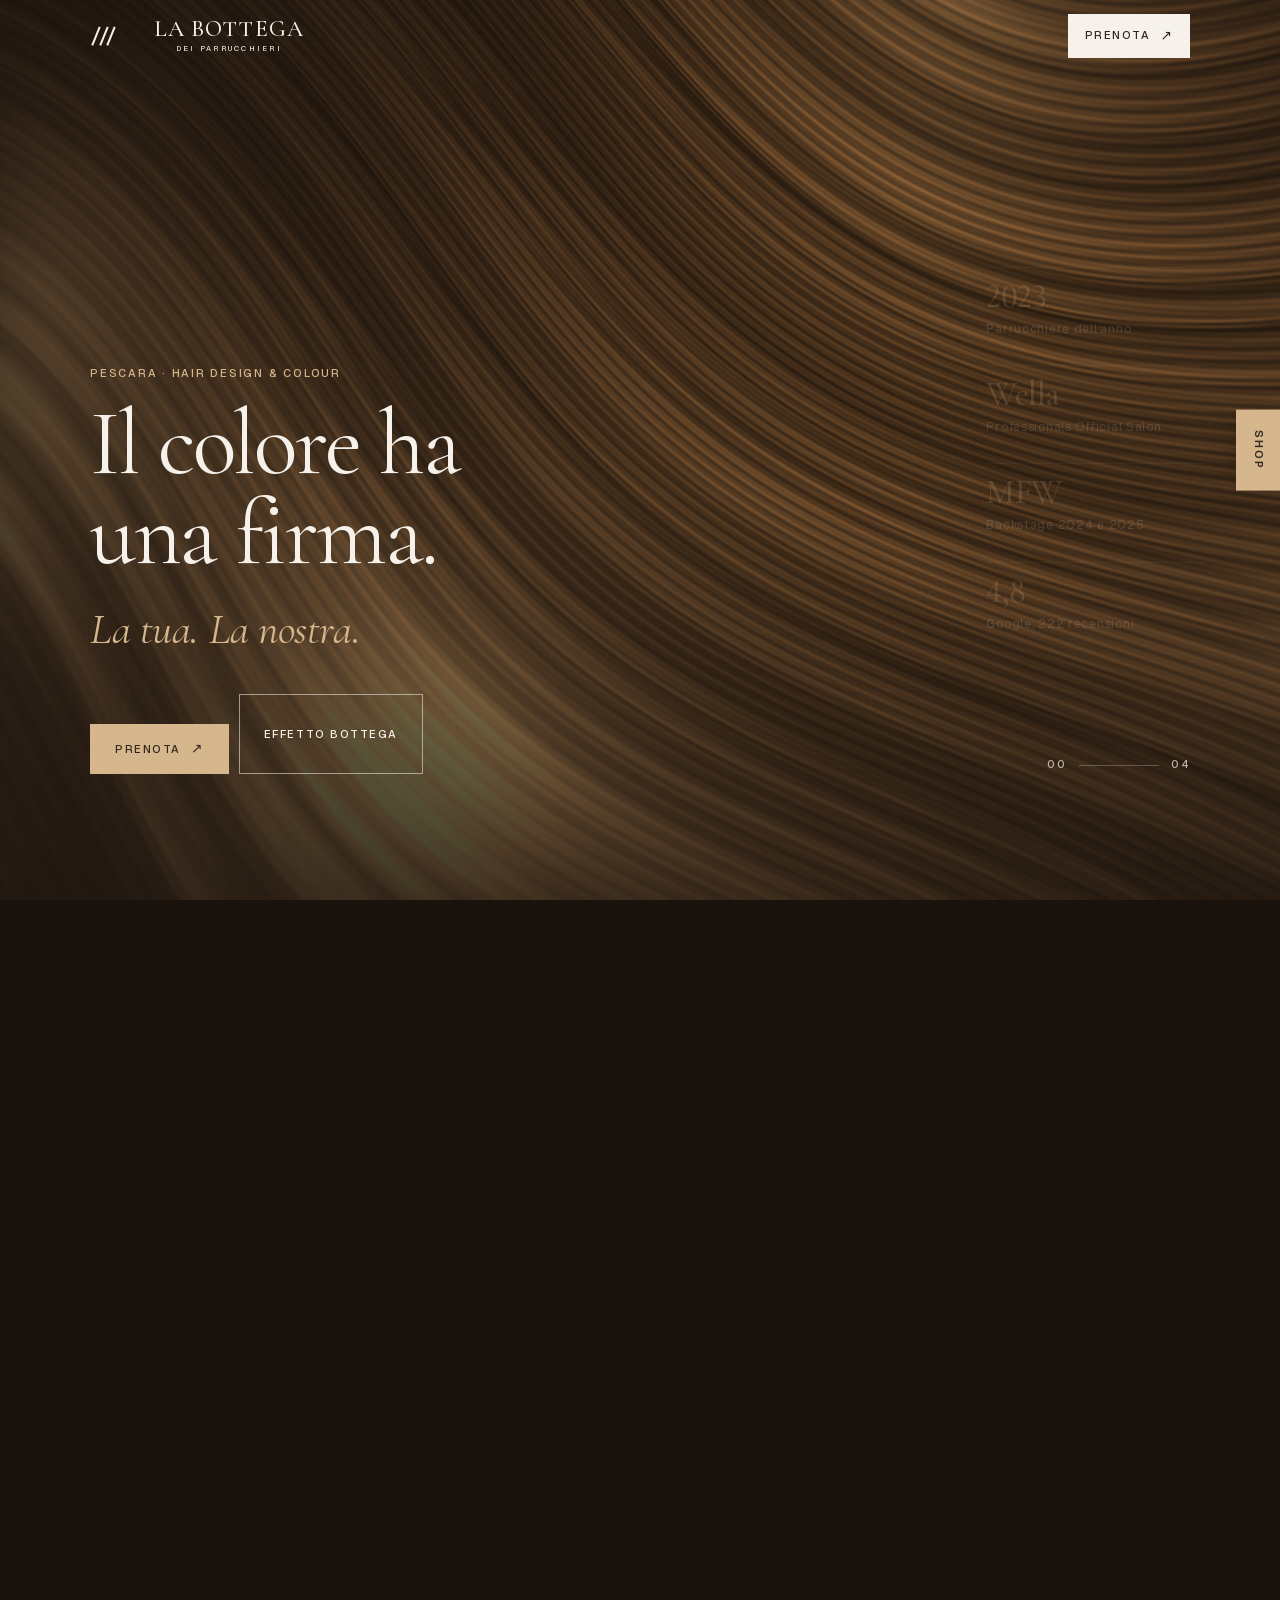
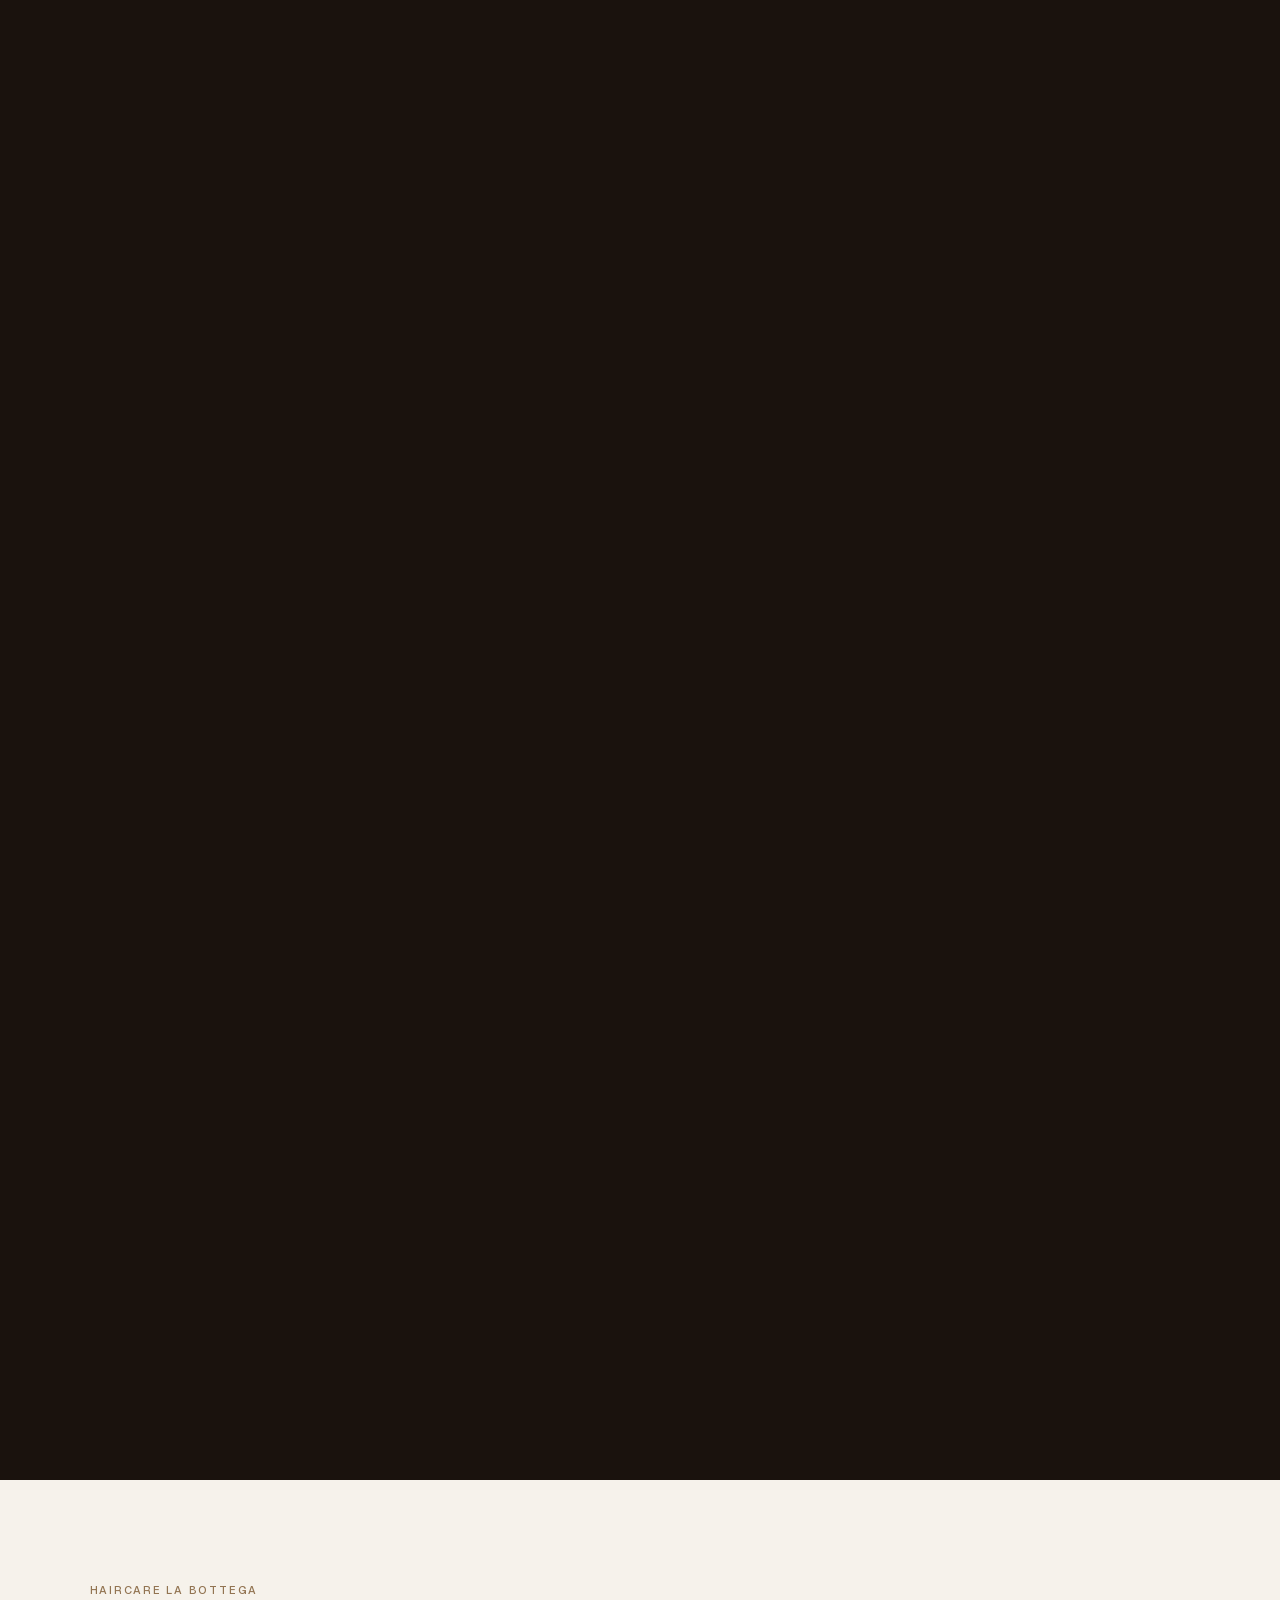
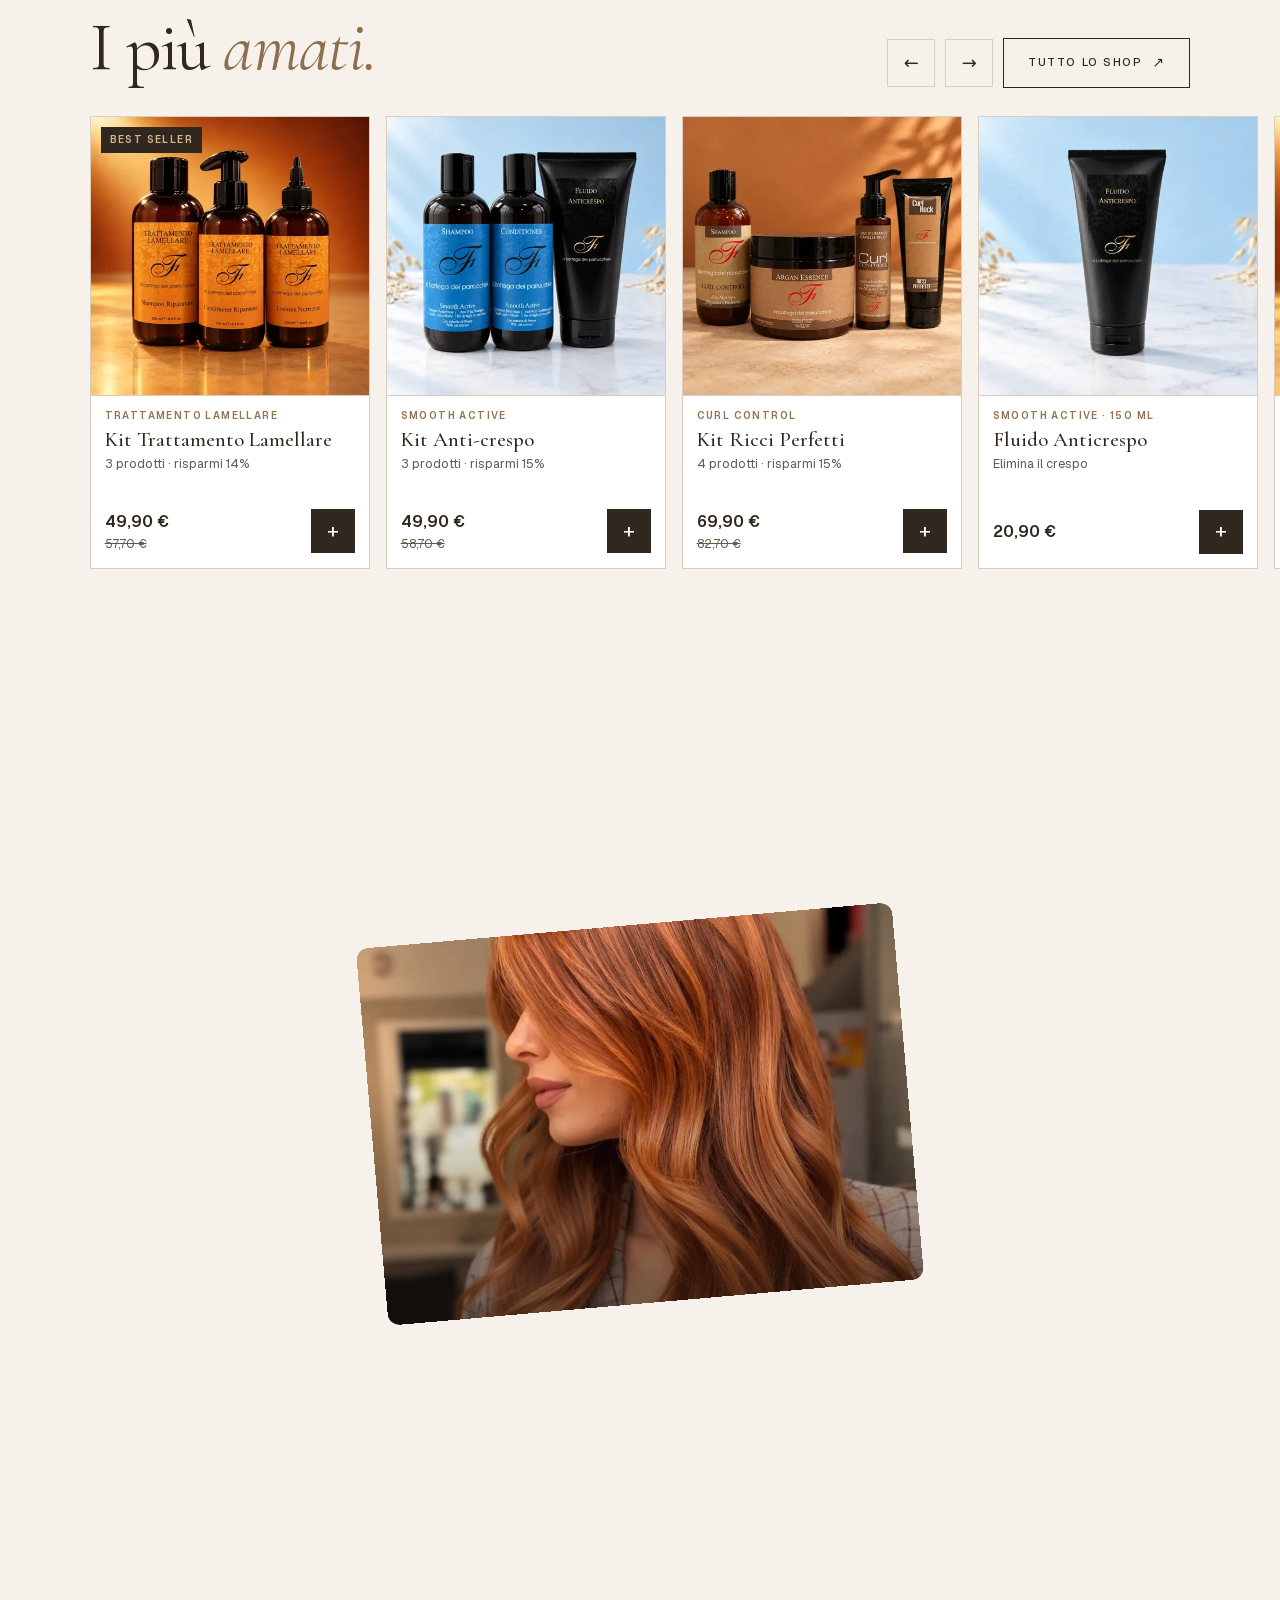
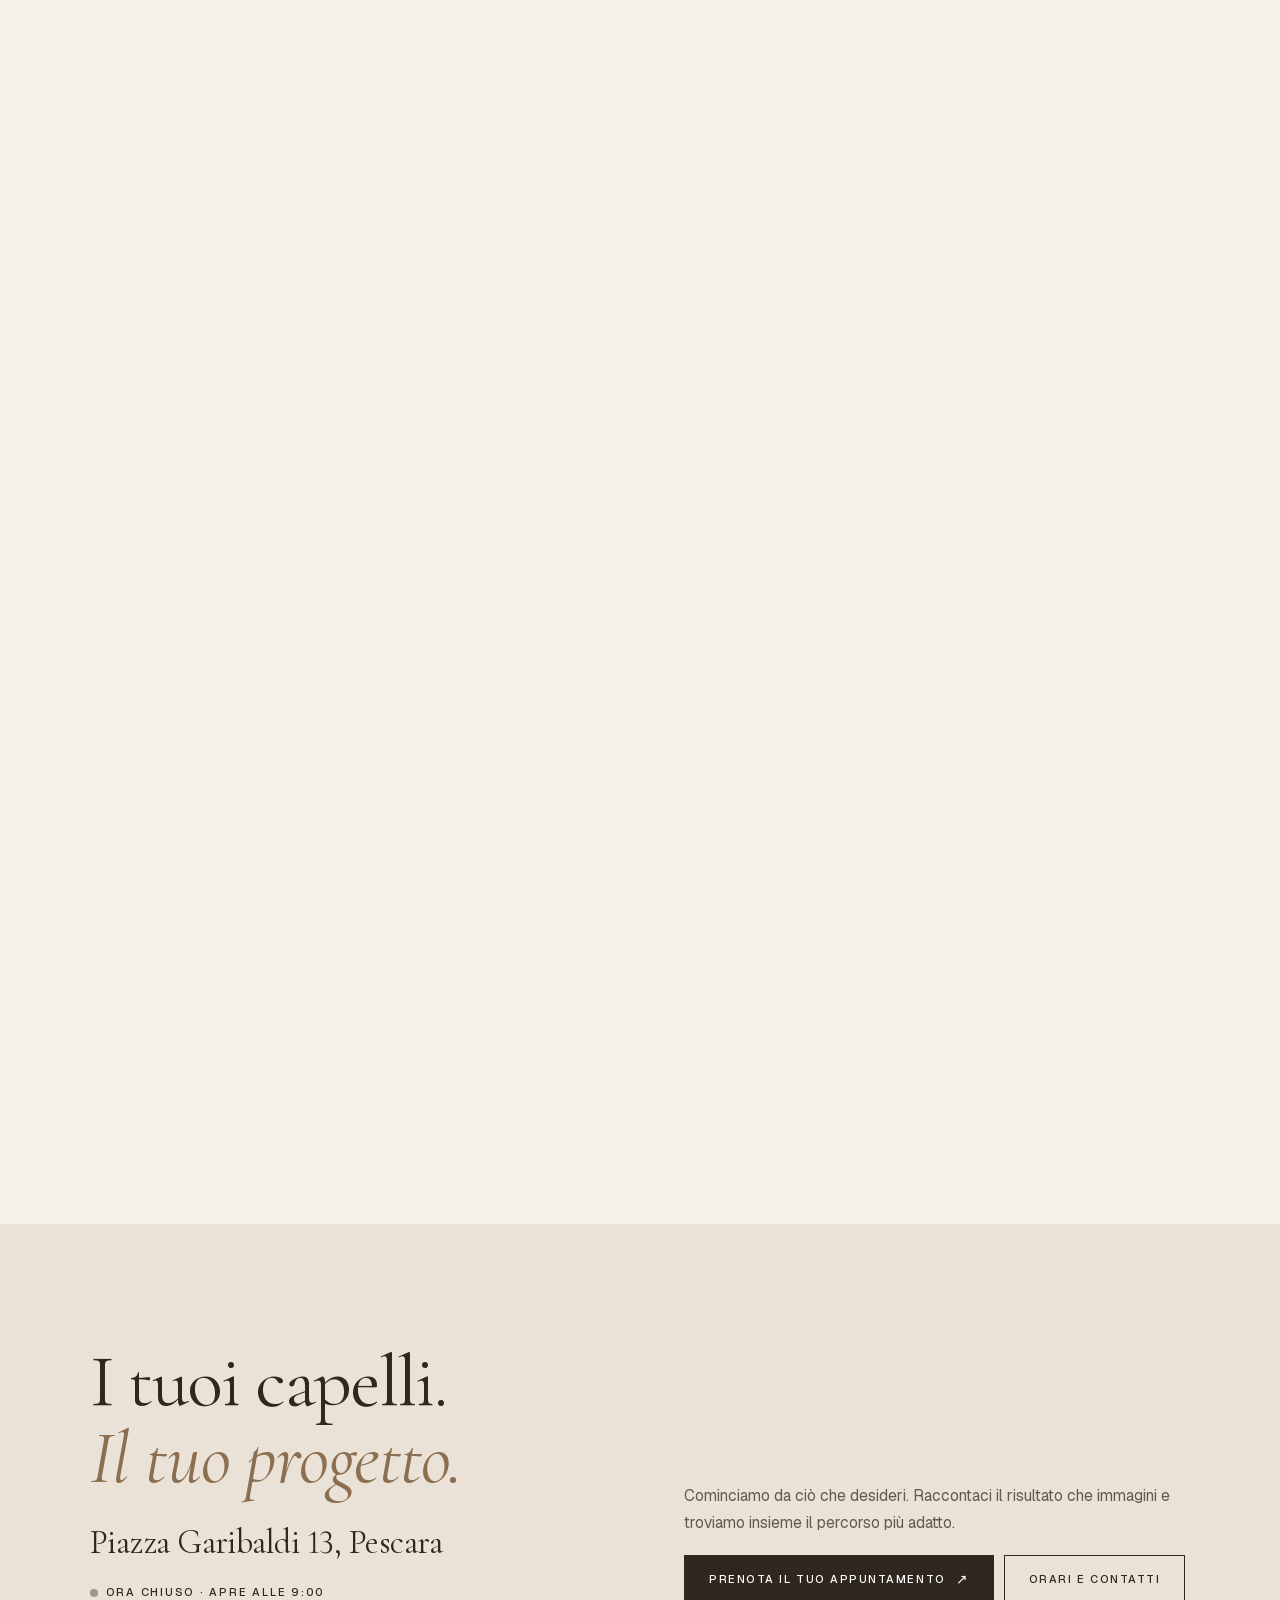
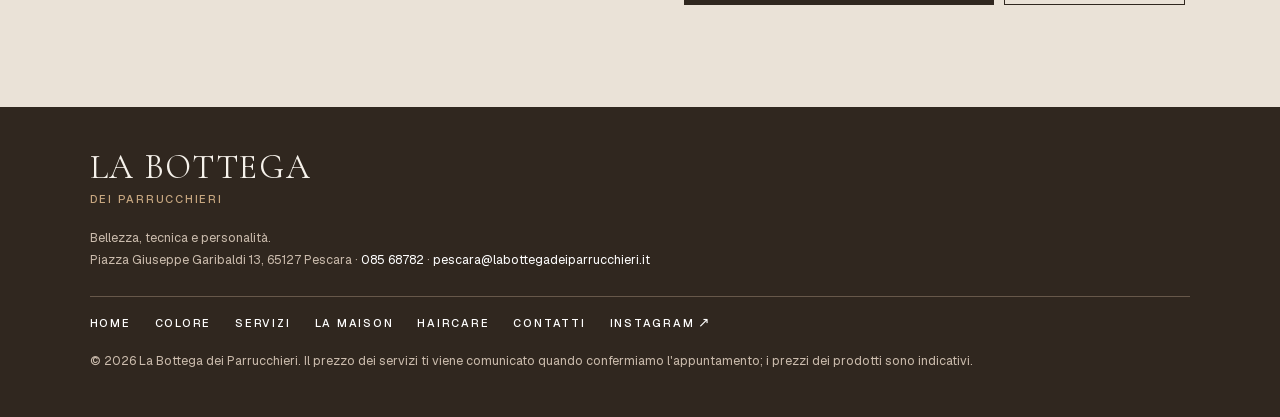
<file: index.html>
<!doctype html>
<html lang="it">
<head>
<meta charset="utf-8">
<meta name="viewport" content="width=device-width, initial-scale=1, viewport-fit=cover">
<title>La Bottega dei Parrucchieri · Hair design &amp; colour a Pescara</title>
<meta name="description" content="Il colore ha una firma. Salone donna e uomo in Piazza Garibaldi 13 a Pescara, dal 2017: colore e schiariture, Effetto Bottega, taglio, sposa, trattamenti e la linea Haircare La Bottega. Fabio D'Attanasio, Parrucchiere dell'anno 2023.">
<meta name="theme-color" content="#1a120d">
<link rel="icon" href="img/favicon.png" type="image/png">
<link rel="preload" href="fonts/Cormorant.woff2" as="font" type="font/woff2" crossorigin>
<link rel="preload" href="fonts/Geist.woff2" as="font" type="font/woff2" crossorigin>
<script type="application/ld+json">
{"@context":"https://schema.org","@type":"HairSalon","name":"La Bottega dei Parrucchieri","founder":{"@type":"Person","name":"Fabio D'Attanasio"},"foundingDate":"2017","address":{"@type":"PostalAddress","streetAddress":"Piazza Giuseppe Garibaldi 13","postalCode":"65127","addressLocality":"Pescara","addressRegion":"PE","addressCountry":"IT"},"telephone":"+39 085 68782","email":"pescara@labottegadeiparrucchieri.it","openingHours":"Mo-Sa 09:00-19:00","sameAs":["https://www.instagram.com/la.bottega.dei.parrucchieri/","https://www.facebook.com/parrucchieridipescara"]}
</script>
<link rel="stylesheet" href="css/site.css?v=11">
</head>
<body class="home" data-page="index.html">

<div class="loader" aria-hidden="true"><span class="serif">La Bottega</span><i></i></div>

<header class="top">
  <button class="menu-btn" type="button" id="menuBtn" aria-label="Apri il menu" aria-haspopup="dialog" aria-controls="menu"><i></i><i></i><i></i></button>
  <a class="brand" href="index.html" aria-label="La Bottega dei Parrucchieri, home"><span class="serif">La Bottega</span><small>dei parrucchieri</small></a>
  <button class="btn sm" type="button" data-book>Prenota<i class="ar" aria-hidden="true">↗︎</i></button>
</header>

<main id="home">
<section class="stage" id="stage" aria-label="La Bottega dei Parrucchieri">
  <div class="pin">
    <canvas class="hair" data-scroll="#stage" aria-hidden="true"></canvas>

    <div class="ch ch0" data-a="-1" data-b=".16">
      <p class="eyebrow">Pescara · Hair design &amp; colour</p>
      <h1 class="serif">Il colore ha<br>una firma.</h1>
      <p class="serif it">La tua. La nostra.</p>
      <div class="row-b"><button class="btn gold" type="button" data-book>Prenota<i class="ar" aria-hidden="true">↗︎</i></button><a class="btn ghost" href="colore.html#tecnica">Effetto Bottega</a></div>
    </div>
    <a class="ch" href="colore.html" data-a=".2" data-b=".36"><span class="eyebrow">01 / Colore</span><b class="serif">Non un colore qualsiasi.<br><i>Il tuo.</i></b><span class="go">La firma e la tecnica<i class="ar" aria-hidden="true">↗︎</i></span></a>
    <a class="ch" href="servizi.html" data-a=".4" data-b=".56"><span class="eyebrow">02 / Servizi</span><b class="serif">Un progetto<br><i>per i tuoi capelli.</i></b><span class="go">Colore, taglio, sposa, trattamenti<i class="ar" aria-hidden="true">↗︎</i></span></a>
    <a class="ch" href="maison.html" data-a=".6" data-b=".76"><span class="eyebrow">03 / La Maison</span><b class="serif">Esperienza. Ricerca.<br><i>Visione.</i></b><span class="go">Fabio, la squadra, il salone<i class="ar" aria-hidden="true">↗︎</i></span></a>
    <a class="ch" href="shop.html" data-a=".8" data-b="2"><span class="eyebrow">04 / Haircare</span><b class="serif">La bellezza<br><i>continua a casa.</i></b><span class="go">La nostra linea<i class="ar" aria-hidden="true">↗︎</i></span></a>

    <ul class="spec" aria-label="Riconoscimenti">
      <li data-a=".18"><b class="serif">2023</b><span>Parrucchiere dell'anno</span></li>
      <li data-a=".38"><b class="serif">Wella</b><span>Professionals Official Salon</span></li>
      <li data-a=".58"><b class="serif">MFW</b><span>Backstage 2024 e 2025</span></li>
      <li data-a=".78"><b class="serif">4,8</b><span>Google, 222 recensioni</span></li>
    </ul>
    <div class="meter" aria-hidden="true"><span class="eyebrow" id="chN">00</span><i><b id="chBar"></b></i><span class="eyebrow">04</span></div>
  </div>
</section>

<section class="bests" id="best" aria-labelledby="h-best">
  <div class="bests-h">
    <div>
      <p class="eyebrow bz">Haircare La Bottega</p>
      <h2 class="serif" id="h-best">I più <i>amati.</i></h2>
    </div>
    <div class="bests-nav">
      <button class="rail-btn" type="button" data-rail="-1" aria-label="Prodotti precedenti">←</button>
      <button class="rail-btn" type="button" data-rail="1" aria-label="Prodotti successivi">→</button>
      <a class="btn ol" href="shop.html">Tutto lo shop<i class="ar" aria-hidden="true">↗︎</i></a>
    </div>
  </div>
  <ul class="plist rail" id="rail" data-shop="kit-lamellare,kit-anticrespo,kit-ricci,fluido-anticrespo,lamellare-lozione,argan-essence,curl-rock,curl-shampoo,smooth-shampoo,curl-disciplinante" aria-label="I più amati della linea Bottega"></ul>
</section>

<section class="reveal" id="reveal" aria-labelledby="h-reveal">
  <div class="pin">
    <figure class="rv-img"><img src="img/lavori/rame.webp" srcset="img/lavori/m/rame.webp 480w, img/lavori/720/rame.webp 720w, img/lavori/rame.webp 941w" sizes="(max-width:760px) 60vw, 100vw" width="941" height="1600" alt="Capelli lunghi color rame a onde, lavoro del salone" loading="lazy" decoding="async"></figure>
    <h2 class="serif rv-t" id="h-reveal">Ogni persona, una storia.<br><i>Ogni colore, una firma.</i></h2>
  </div>
</section>

<section id="contatti" class="sec sand" aria-labelledby="h-contatti">
  <div class="split end">
    <div>
      <h2 class="serif big" id="h-contatti">I tuoi capelli.<br><i>Il tuo progetto.</i></h2>
      <p class="serif addr">Piazza Garibaldi 13, Pescara</p>
      <p class="live eyebrow" id="live">Lunedì - sabato, 9:00 - 19:00</p>
    </div>
    <div>
      <p class="intro">Cominciamo da ciò che desideri. Raccontaci il risultato che immagini e troviamo insieme il percorso più adatto.</p>
      <div class="row-b"><button class="btn" type="button" data-book>Prenota il tuo appuntamento<i class="ar" aria-hidden="true">↗︎</i></button><a class="btn ol" href="contatti.html">Orari e contatti</a></div>
    </div>
  </div>
</section>
</main>

<footer class="foot">
  <p class="serif fb">La Bottega</p>
  <p class="eyebrow bz2">Dei parrucchieri</p>
  <p>Bellezza, tecnica e personalità.<br>Piazza Giuseppe Garibaldi 13, 65127 Pescara · <a href="tel:+3908568782">085 68782</a> · <a href="mailto:pescara@labottegadeiparrucchieri.it">pescara@labottegadeiparrucchieri.it</a></p>
  <nav class="links eyebrow" aria-label="Pagine del sito"><a href="index.html">Home</a><a href="colore.html">Colore</a><a href="servizi.html">Servizi</a><a href="maison.html">La Maison</a><a href="shop.html">Haircare</a><a href="contatti.html">Contatti</a><a href="https://www.instagram.com/la.bottega.dei.parrucchieri/" target="_blank" rel="noopener">Instagram<i class="ar" aria-hidden="true">↗︎</i></a></nav>
  <p>© 2026 La Bottega dei Parrucchieri. Il prezzo dei servizi ti viene comunicato quando confermiamo l'appuntamento; i prezzi dei prodotti sono indicativi.</p>
</footer>

<button class="shop-tab" type="button" id="shopTab" aria-haspopup="dialog" aria-controls="shopDrawer">Shop</button>
<dialog class="drawer" id="shopDrawer" aria-labelledby="h-drawer">
  <div class="dr">
    <header>
      <div><p class="eyebrow bz">Haircare La Bottega</p><h2 class="serif" id="h-drawer">I prodotti del salone.</h2></div>
      <div class="bests-nav">
        <button class="rail-btn" type="button" data-rail="-1" aria-label="Prodotti precedenti">←</button>
        <button class="rail-btn" type="button" data-rail="1" aria-label="Prodotti successivi">→</button>
        <button class="xbtn" type="button" id="drawerClose" aria-label="Chiudi">×</button>
      </div>
    </header>
    <ul class="plist rail" data-shop="kit-lamellare,kit-anticrespo,kit-ricci,fluido-anticrespo,lamellare-lozione,argan-essence,curl-rock,curl-shampoo,smooth-shampoo,curl-disciplinante" aria-label="Prodotti della linea Bottega"></ul>
    <a class="btn ol" href="shop.html">Tutto lo shop<i class="ar" aria-hidden="true">↗︎</i></a>
  </div>
</dialog>

<div class="sticky-book" id="stickyBook"><small>Il tuo prossimo look<br><strong>Comincia da una consulenza.</strong></small><button class="btn sm" type="button" data-book data-svc="Consulenza colore">Prenota<i class="ar" aria-hidden="true">↗︎</i></button></div>
<div id="toast" role="status" aria-live="polite"></div>
<script src="js/shop.js?v=10" defer></script>
<script src="js/hair.js?v=7" defer></script>
<script src="js/site.js?v=11" defer></script>
</body>
</html>
</file>
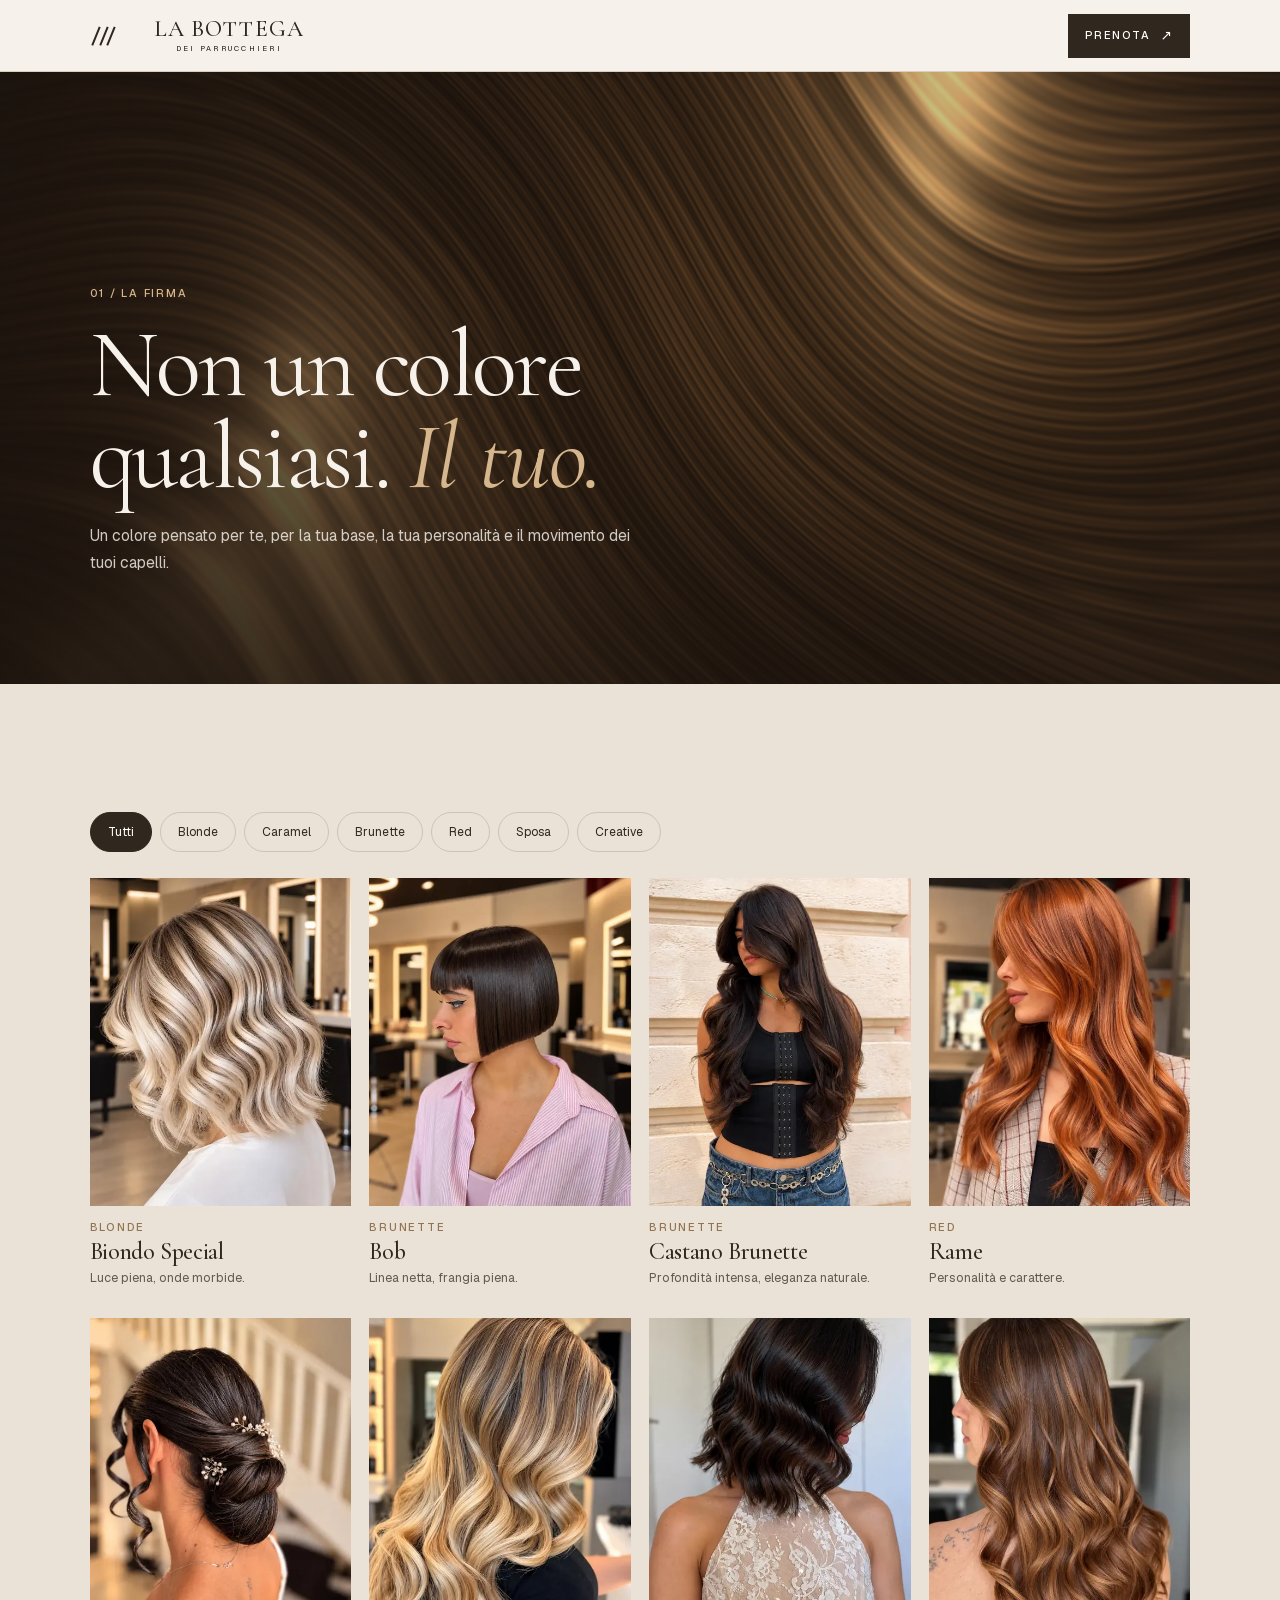
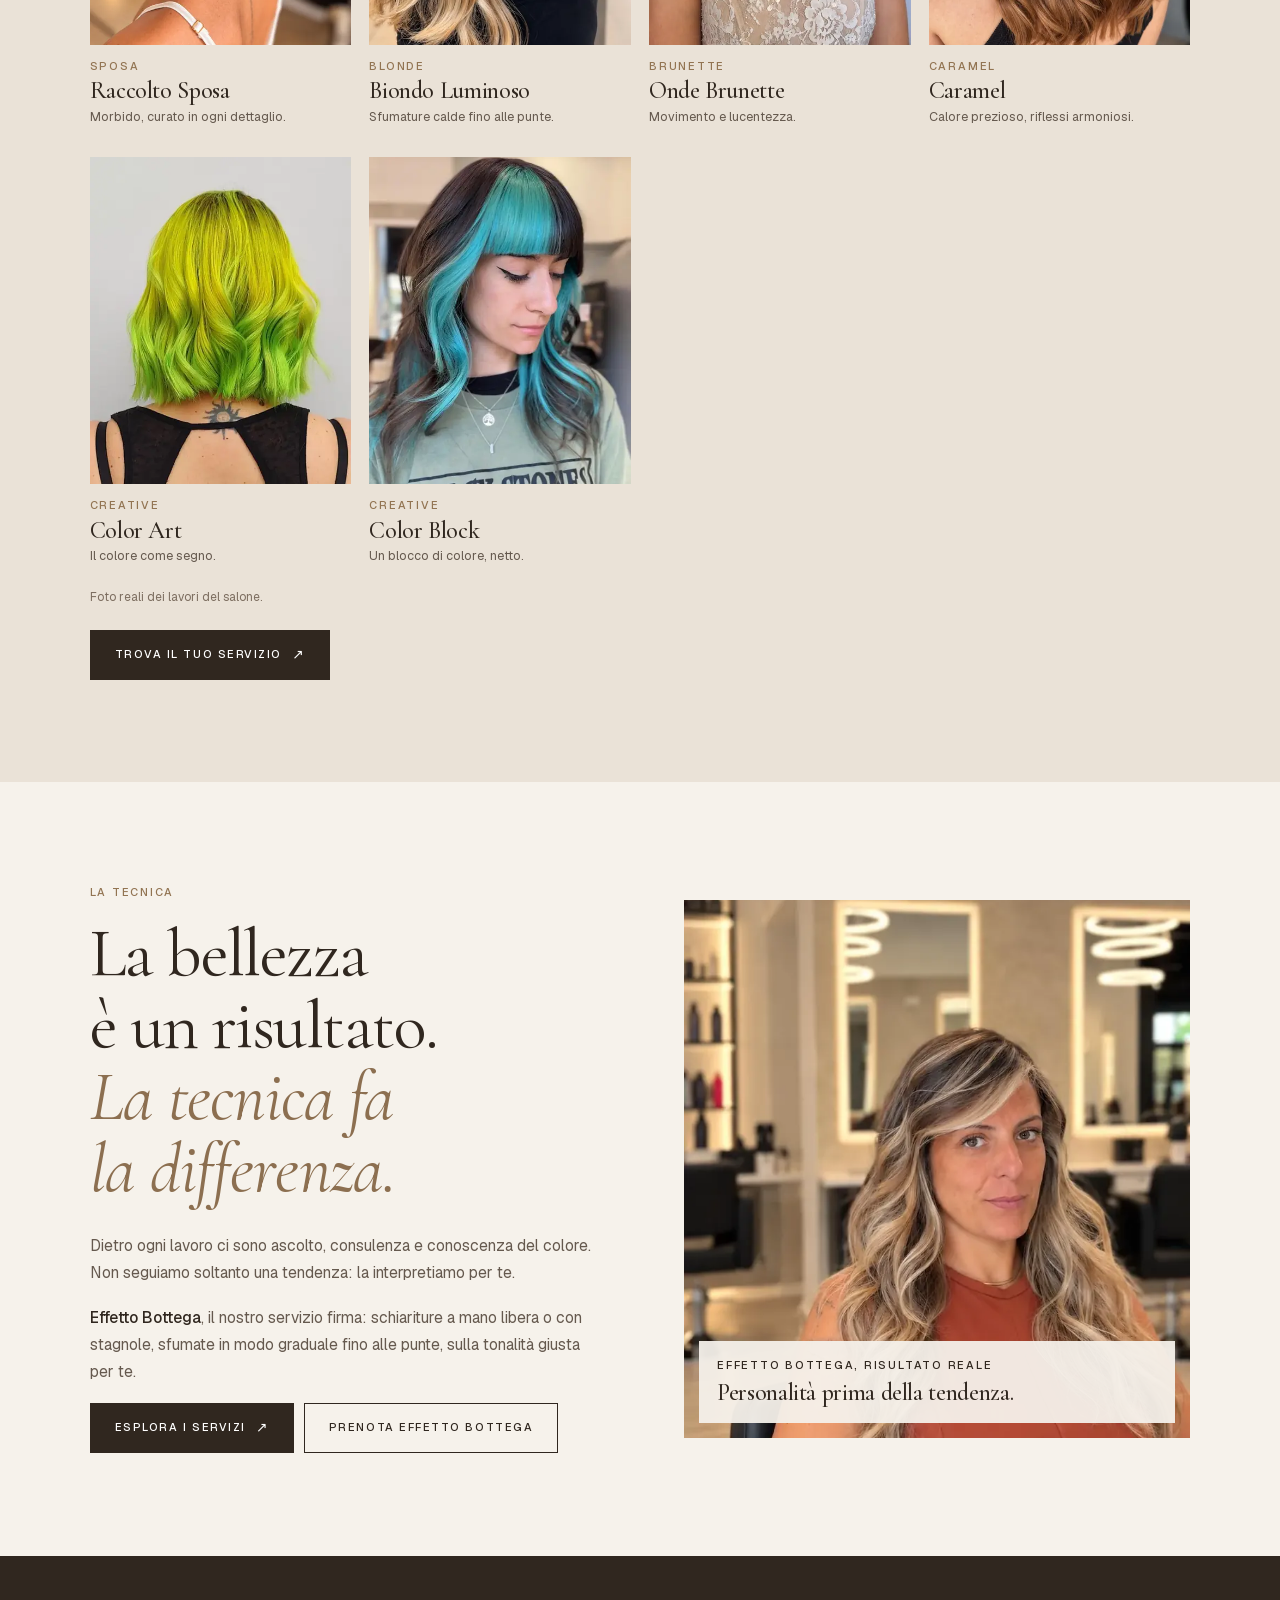
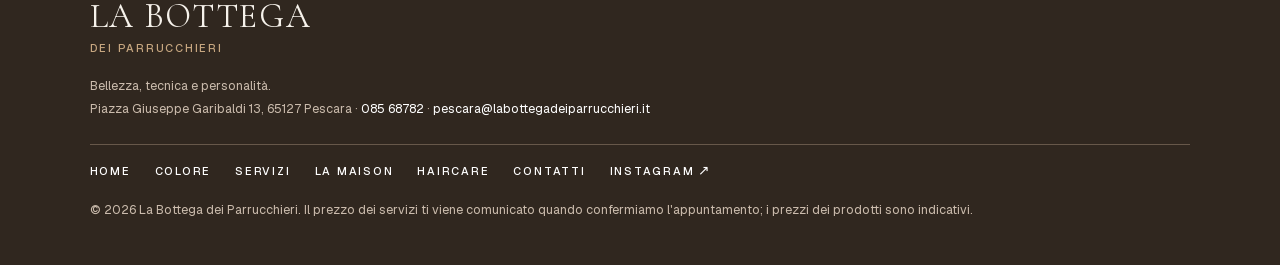
<file: colore.html>
<!doctype html>
<html lang="it">
<head>
<meta charset="utf-8">
<meta name="viewport" content="width=device-width, initial-scale=1, viewport-fit=cover">
<title>Colore · La Bottega dei Parrucchieri, Pescara</title>
<meta name="description" content="Effetto Bottega e i colori della Bottega dei Parrucchieri a Pescara: biondi, caramel, brunette e color art. Foto reali dei lavori del salone.">
<meta name="theme-color" content="#f6f2eb">
<link rel="icon" href="img/favicon.png" type="image/png">
<link rel="preload" href="fonts/Cormorant.woff2" as="font" type="font/woff2" crossorigin>
<link rel="preload" href="fonts/Geist.woff2" as="font" type="font/woff2" crossorigin>
<link rel="stylesheet" href="css/site.css?v=11">
</head>
<body data-page="colore.html">

<header class="top">
  <button class="menu-btn" type="button" id="menuBtn" aria-label="Apri il menu" aria-haspopup="dialog" aria-controls="menu"><i></i><i></i><i></i></button>
  <a class="brand" href="index.html" aria-label="La Bottega dei Parrucchieri, home"><span class="serif">La Bottega</span><small>dei parrucchieri</small></a>
  <button class="btn sm" type="button" data-book>Prenota<i class="ar" aria-hidden="true">↗︎</i></button>
</header>

<main id="home">
<section class="page-hero" aria-labelledby="h-colore">
  <canvas class="hair" aria-hidden="true"></canvas>
  <div class="ph">
    <p class="eyebrow bz">01 / La firma</p>
    <h1 class="serif" id="h-colore">Non un colore<br>qualsiasi. <i>Il tuo.</i></h1>
    <p class="intro">Un colore pensato per te, per la tua base, la tua personalità e il movimento dei tuoi capelli.</p>
  </div>
</section>

<section id="colore" class="sec sand">
  <div class="filters" id="filters" role="group" aria-label="Filtra per colore">
    <button class="tag" type="button" data-filter="all" aria-pressed="true">Tutti</button><button class="tag" type="button" data-filter="blonde" aria-pressed="false">Blonde</button><button class="tag" type="button" data-filter="caramel" aria-pressed="false">Caramel</button><button class="tag" type="button" data-filter="brunette" aria-pressed="false">Brunette</button><button class="tag" type="button" data-filter="red" aria-pressed="false">Red</button><button class="tag" type="button" data-filter="sposa" aria-pressed="false">Sposa</button><button class="tag" type="button" data-filter="creative" aria-pressed="false">Creative</button>
  </div>
  <ul class="gallery" id="gallery">
    <li data-cat="blonde"><figure><div class="ci"><img src="img/lavori/720/biondo-special.webp" srcset="img/lavori/m/biondo-special.webp 480w, img/lavori/720/biondo-special.webp 720w" sizes="(max-width:760px) 38vw, (max-width:1100px) 30vw, 22vw" width="720" height="1121" alt="Biondo freddo e luminoso a onde morbide" loading="lazy" decoding="async"></div><figcaption><span class="eyebrow bz">Blonde</span><b class="serif">Biondo Special</b><span>Luce piena, onde morbide.</span></figcaption></figure></li>
    <li data-cat="brunette"><figure><div class="ci"><img src="img/lavori/720/bob.webp" srcset="img/lavori/m/bob.webp 480w, img/lavori/720/bob.webp 720w" sizes="(max-width:760px) 38vw, (max-width:1100px) 30vw, 22vw" width="720" height="955" alt="Bob scuro e lucido con frangia, in salone" loading="lazy" decoding="async"></div><figcaption><span class="eyebrow bz">Brunette</span><b class="serif">Bob</b><span>Linea netta, frangia piena.</span></figcaption></figure></li>
    <li data-cat="brunette"><figure><div class="ci"><img src="img/lavori/720/castano-brunette.webp" srcset="img/lavori/m/castano-brunette.webp 480w, img/lavori/720/castano-brunette.webp 720w" sizes="(max-width:760px) 38vw, (max-width:1100px) 30vw, 22vw" width="720" height="900" alt="Capelli lunghi castano scuro, mossi e lucidi" loading="lazy" decoding="async"></div><figcaption><span class="eyebrow bz">Brunette</span><b class="serif">Castano Brunette</b><span>Profondità intensa, eleganza naturale.</span></figcaption></figure></li>
    <li data-cat="red"><figure><div class="ci"><img src="img/lavori/720/rame.webp" srcset="img/lavori/m/rame.webp 480w, img/lavori/720/rame.webp 720w" sizes="(max-width:760px) 38vw, (max-width:1100px) 30vw, 22vw" width="720" height="1224" alt="Capelli lunghi color rame a onde, in salone" loading="lazy" decoding="async"></div><figcaption><span class="eyebrow bz">Red</span><b class="serif">Rame</b><span>Personalità e carattere.</span></figcaption></figure></li>
    <li data-cat="sposa"><figure><div class="ci"><img src="img/lavori/720/sposa-raccolto.webp" srcset="img/lavori/m/sposa-raccolto.webp 480w, img/lavori/720/sposa-raccolto.webp 720w" sizes="(max-width:760px) 38vw, (max-width:1100px) 30vw, 22vw" width="720" height="960" alt="Raccolto basso da sposa con forcine gioiello" loading="lazy" decoding="async"></div><figcaption><span class="eyebrow bz">Sposa</span><b class="serif">Raccolto Sposa</b><span>Morbido, curato in ogni dettaglio.</span></figcaption></figure></li>
    <li data-cat="blonde"><figure><div class="ci"><img src="img/lavori/720/biondo-luminoso.webp" srcset="img/lavori/m/biondo-luminoso.webp 480w, img/lavori/720/biondo-luminoso.webp 720w" sizes="(max-width:760px) 38vw, (max-width:1100px) 30vw, 22vw" width="720" height="1266" alt="Biondo caldo sfumato su capelli lunghi" loading="lazy" decoding="async"></div><figcaption><span class="eyebrow bz">Blonde</span><b class="serif">Biondo Luminoso</b><span>Sfumature calde fino alle punte.</span></figcaption></figure></li>
    <li data-cat="brunette"><figure><div class="ci"><img src="img/lavori/720/onde-brunette.webp" srcset="img/lavori/m/onde-brunette.webp 480w, img/lavori/720/onde-brunette.webp 720w" sizes="(max-width:760px) 38vw, (max-width:1100px) 30vw, 22vw" width="720" height="1289" alt="Onde corte castano scuro" loading="lazy" decoding="async"></div><figcaption><span class="eyebrow bz">Brunette</span><b class="serif">Onde Brunette</b><span>Movimento e lucentezza.</span></figcaption></figure></li>
    <li data-cat="caramel"><figure><div class="ci"><img src="img/lavori/720/caramel.webp" srcset="img/lavori/m/caramel.webp 480w, img/lavori/720/caramel.webp 720w" sizes="(max-width:760px) 38vw, (max-width:1100px) 30vw, 22vw" width="720" height="960" alt="Balayage caramello su capelli lunghi mossi" loading="lazy" decoding="async"></div><figcaption><span class="eyebrow bz">Caramel</span><b class="serif">Caramel</b><span>Calore prezioso, riflessi armoniosi.</span></figcaption></figure></li>
    <li data-cat="creative"><figure><div class="ci"><img src="img/colore-color-art.webp" srcset="img/m/colore-color-art.webp 480w, img/colore-color-art.webp 720w" sizes="(max-width:760px) 38vw, (max-width:1100px) 30vw, 22vw" width="720" height="900" alt="Verde acido sfumato su caschetto" loading="lazy" decoding="async"></div><figcaption><span class="eyebrow bz">Creative</span><b class="serif">Color Art</b><span>Il colore come segno.</span></figcaption></figure></li>
    <li data-cat="creative"><figure><div class="ci"><img src="img/colore-color-block.webp" srcset="img/m/colore-color-block.webp 480w, img/colore-color-block.webp 690w" sizes="(max-width:760px) 38vw, (max-width:1100px) 30vw, 22vw" width="690" height="960" alt="Capelli scuri con ciocca turchese a blocco" loading="lazy" decoding="async"></div><figcaption><span class="eyebrow bz">Creative</span><b class="serif">Color Block</b><span>Un blocco di colore, netto.</span></figcaption></figure></li>
  </ul>
  <p class="fine">Foto reali dei lavori del salone.</p>
  <a class="btn" href="servizi.html">Trova il tuo servizio<i class="ar" aria-hidden="true">↗︎</i></a>
</section>

<section id="tecnica" class="sec" aria-labelledby="h-tecnica">
  <div class="split">
    <div>
      <p class="eyebrow bz">La tecnica</p>
      <h2 class="serif" id="h-tecnica">La bellezza<br>è un risultato.<br><i>La tecnica fa<br>la differenza.</i></h2>
      <p class="intro">Dietro ogni lavoro ci sono ascolto, consulenza e conoscenza del colore. Non seguiamo soltanto una tendenza: la interpretiamo per te.</p>
      <p class="intro"><b>Effetto Bottega</b>, il nostro servizio firma: schiariture a mano libera o con stagnole, sfumate in modo graduale fino alle punte, sulla tonalità giusta per te.</p>
      <div class="row-b"><a class="btn" href="servizi.html">Esplora i servizi<i class="ar" aria-hidden="true">↗︎</i></a><button class="btn ol" type="button" data-book data-svc="Effetto Bottega">Prenota Effetto Bottega</button></div>
    </div>
    <figure class="split-img">
      <img src="img/lavori/effetto-bottega.webp" srcset="img/lavori/m/effetto-bottega.webp 480w, img/lavori/720/effetto-bottega.webp 720w, img/lavori/effetto-bottega.webp 885w" sizes="(max-width:760px) 90vw, 42vw" width="885" height="1600" alt="Effetto Bottega: biondo caldo sfumato a mano, cliente in salone" loading="lazy" decoding="async">
      <figcaption class="card"><span class="eyebrow">Effetto Bottega, risultato reale</span><span class="serif">Personalità prima della tendenza.</span></figcaption>
    </figure>
  </div>
</section>
</main>

<footer class="foot">
  <p class="serif fb">La Bottega</p>
  <p class="eyebrow bz2">Dei parrucchieri</p>
  <p>Bellezza, tecnica e personalità.<br>Piazza Giuseppe Garibaldi 13, 65127 Pescara · <a href="tel:+3908568782">085 68782</a> · <a href="mailto:pescara@labottegadeiparrucchieri.it">pescara@labottegadeiparrucchieri.it</a></p>
  <nav class="links eyebrow" aria-label="Pagine del sito"><a href="index.html">Home</a><a href="colore.html">Colore</a><a href="servizi.html">Servizi</a><a href="maison.html">La Maison</a><a href="shop.html">Haircare</a><a href="contatti.html">Contatti</a><a href="https://www.instagram.com/la.bottega.dei.parrucchieri/" target="_blank" rel="noopener">Instagram<i class="ar" aria-hidden="true">↗︎</i></a></nav>
  <p>© 2026 La Bottega dei Parrucchieri. Il prezzo dei servizi ti viene comunicato quando confermiamo l'appuntamento; i prezzi dei prodotti sono indicativi.</p>
</footer>

<div class="sticky-book" id="stickyBook"><small>Il tuo prossimo look<br><strong>Comincia da una consulenza.</strong></small><button class="btn sm" type="button" data-book data-svc="Consulenza colore">Prenota<i class="ar" aria-hidden="true">↗︎</i></button></div>
<div id="toast" role="status" aria-live="polite"></div>
<script src="js/hair.js?v=7" defer></script>
<script src="js/site.js?v=11" defer></script>
</body>
</html>
</file>
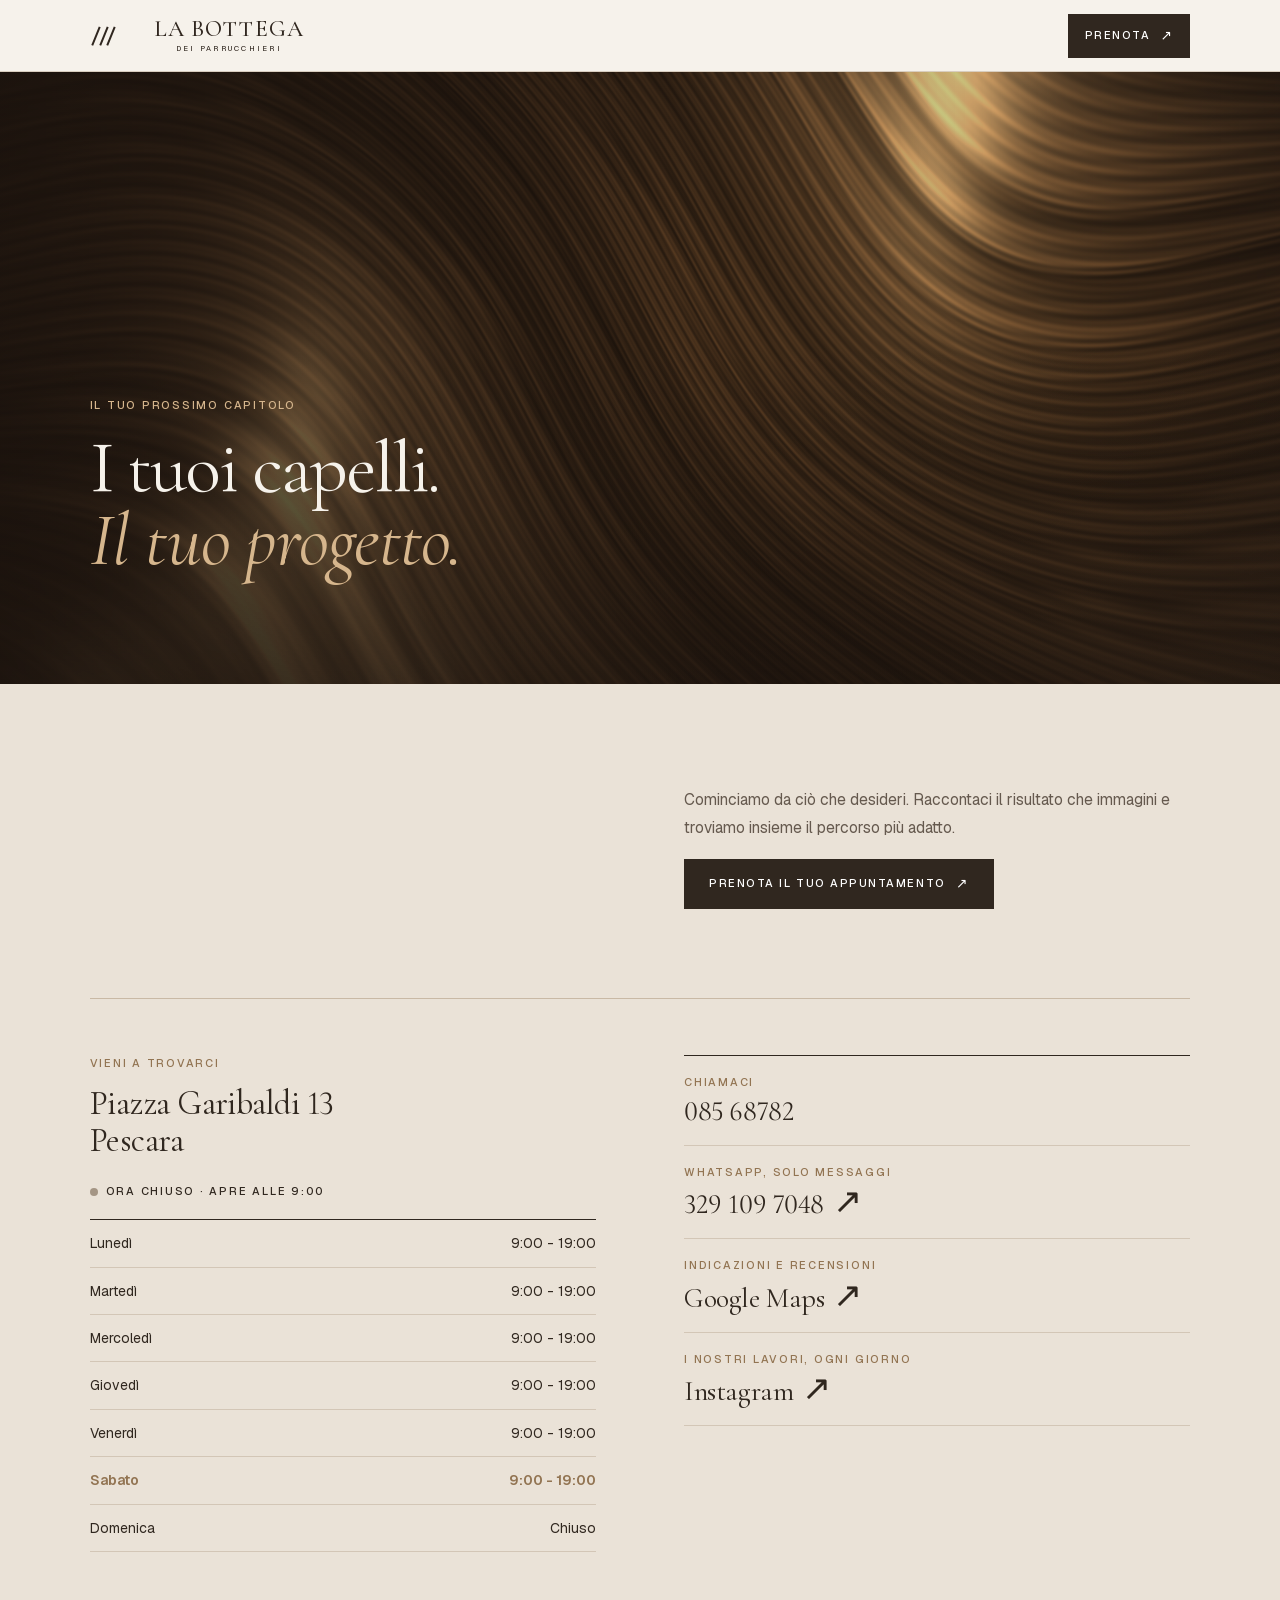
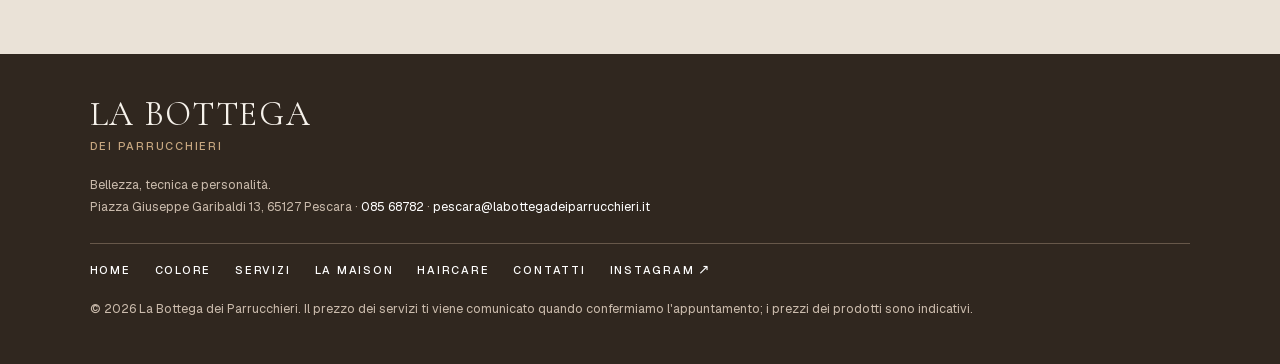
<file: contatti.html>
<!doctype html>
<html lang="it">
<head>
<meta charset="utf-8">
<meta name="viewport" content="width=device-width, initial-scale=1, viewport-fit=cover">
<title>Contatti e orari · La Bottega dei Parrucchieri, Pescara</title>
<meta name="description" content="Piazza Garibaldi 13, Pescara. Aperti dal lunedì al sabato, 9:00 - 19:00. Chiamaci allo 085 68782, scrivici su WhatsApp o prenota online.">
<meta name="theme-color" content="#f6f2eb">
<link rel="icon" href="img/favicon.png" type="image/png">
<link rel="preload" href="fonts/Cormorant.woff2" as="font" type="font/woff2" crossorigin>
<link rel="preload" href="fonts/Geist.woff2" as="font" type="font/woff2" crossorigin>
<script type="application/ld+json">
{"@context":"https://schema.org","@type":"HairSalon","name":"La Bottega dei Parrucchieri","founder":{"@type":"Person","name":"Fabio D'Attanasio"},"foundingDate":"2017","address":{"@type":"PostalAddress","streetAddress":"Piazza Giuseppe Garibaldi 13","postalCode":"65127","addressLocality":"Pescara","addressRegion":"PE","addressCountry":"IT"},"telephone":"+39 085 68782","email":"pescara@labottegadeiparrucchieri.it","openingHours":"Mo-Sa 09:00-19:00","sameAs":["https://www.instagram.com/la.bottega.dei.parrucchieri/","https://www.facebook.com/parrucchieridipescara"]}
</script>
<link rel="stylesheet" href="css/site.css?v=11">
</head>
<body data-page="contatti.html">

<header class="top">
  <button class="menu-btn" type="button" id="menuBtn" aria-label="Apri il menu" aria-haspopup="dialog" aria-controls="menu"><i></i><i></i><i></i></button>
  <a class="brand" href="index.html" aria-label="La Bottega dei Parrucchieri, home"><span class="serif">La Bottega</span><small>dei parrucchieri</small></a>
  <button class="btn sm" type="button" data-book>Prenota<i class="ar" aria-hidden="true">↗︎</i></button>
</header>

<main id="home">
<section class="page-hero" aria-labelledby="h-contatti">
  <canvas class="hair" aria-hidden="true"></canvas>
  <div class="ph">
    <p class="eyebrow bz">Il tuo prossimo capitolo</p>
    <h1 class="serif big" id="h-contatti">I tuoi capelli.<br><i>Il tuo progetto.</i></h1>
    
  </div>
</section>

<section id="contatti" class="sec sand">
  <div class="split end">
    <div>
    </div>
    <div>
      <p class="intro">Cominciamo da ciò che desideri. Raccontaci il risultato che immagini e troviamo insieme il percorso più adatto.</p>
      <button class="btn" type="button" data-book>Prenota il tuo appuntamento<i class="ar" aria-hidden="true">↗︎</i></button>
    </div>
  </div>
  <div class="visit">
    <div>
      <p class="eyebrow bz">Vieni a trovarci</p>
      <p class="serif addr">Piazza Garibaldi 13<br>Pescara</p>
      <p class="live eyebrow" id="live">Orari</p>
      <ul class="hours" id="hours">
        <li data-d="1"><span>Lunedì</span><span>9:00 - 19:00</span></li>
        <li data-d="2"><span>Martedì</span><span>9:00 - 19:00</span></li>
        <li data-d="3"><span>Mercoledì</span><span>9:00 - 19:00</span></li>
        <li data-d="4"><span>Giovedì</span><span>9:00 - 19:00</span></li>
        <li data-d="5"><span>Venerdì</span><span>9:00 - 19:00</span></li>
        <li data-d="6"><span>Sabato</span><span>9:00 - 19:00</span></li>
        <li data-d="0"><span>Domenica</span><span>Chiuso</span></li>
      </ul>
    </div>
    <ul class="contact">
      <li><a href="tel:+3908568782"><span class="eyebrow">Chiamaci</span><span class="serif">085 68782</span></a></li>
      <li><a href="https://wa.me/393291097048?text=Ciao%21%20Vorrei%20prenotare%20un%20appuntamento%20alla%20Bottega." target="_blank" rel="noopener"><span class="eyebrow">WhatsApp, solo messaggi</span><span class="serif">329 109 7048<i class="ar" aria-hidden="true">↗︎</i></span></a></li>
      <li><a href="https://www.google.com/maps/search/?api=1&amp;query=La+Bottega+dei+Parrucchieri+Piazza+Garibaldi+13+Pescara" target="_blank" rel="noopener"><span class="eyebrow">Indicazioni e recensioni</span><span class="serif">Google Maps<i class="ar" aria-hidden="true">↗︎</i></span></a></li>
      <li><a href="https://www.instagram.com/la.bottega.dei.parrucchieri/" target="_blank" rel="noopener"><span class="eyebrow">I nostri lavori, ogni giorno</span><span class="serif">Instagram<i class="ar" aria-hidden="true">↗︎</i></span></a></li>
    </ul>
  </div>
</section>
</main>

<footer class="foot">
  <p class="serif fb">La Bottega</p>
  <p class="eyebrow bz2">Dei parrucchieri</p>
  <p>Bellezza, tecnica e personalità.<br>Piazza Giuseppe Garibaldi 13, 65127 Pescara · <a href="tel:+3908568782">085 68782</a> · <a href="mailto:pescara@labottegadeiparrucchieri.it">pescara@labottegadeiparrucchieri.it</a></p>
  <nav class="links eyebrow" aria-label="Pagine del sito"><a href="index.html">Home</a><a href="colore.html">Colore</a><a href="servizi.html">Servizi</a><a href="maison.html">La Maison</a><a href="shop.html">Haircare</a><a href="contatti.html">Contatti</a><a href="https://www.instagram.com/la.bottega.dei.parrucchieri/" target="_blank" rel="noopener">Instagram<i class="ar" aria-hidden="true">↗︎</i></a></nav>
  <p>© 2026 La Bottega dei Parrucchieri. Il prezzo dei servizi ti viene comunicato quando confermiamo l'appuntamento; i prezzi dei prodotti sono indicativi.</p>
</footer>

<div class="sticky-book" id="stickyBook"><small>Il tuo prossimo look<br><strong>Comincia da una consulenza.</strong></small><button class="btn sm" type="button" data-book data-svc="Consulenza colore">Prenota<i class="ar" aria-hidden="true">↗︎</i></button></div>
<div id="toast" role="status" aria-live="polite"></div>
<script src="js/hair.js?v=7" defer></script>
<script src="js/site.js?v=11" defer></script>
</body>
</html>
</file>
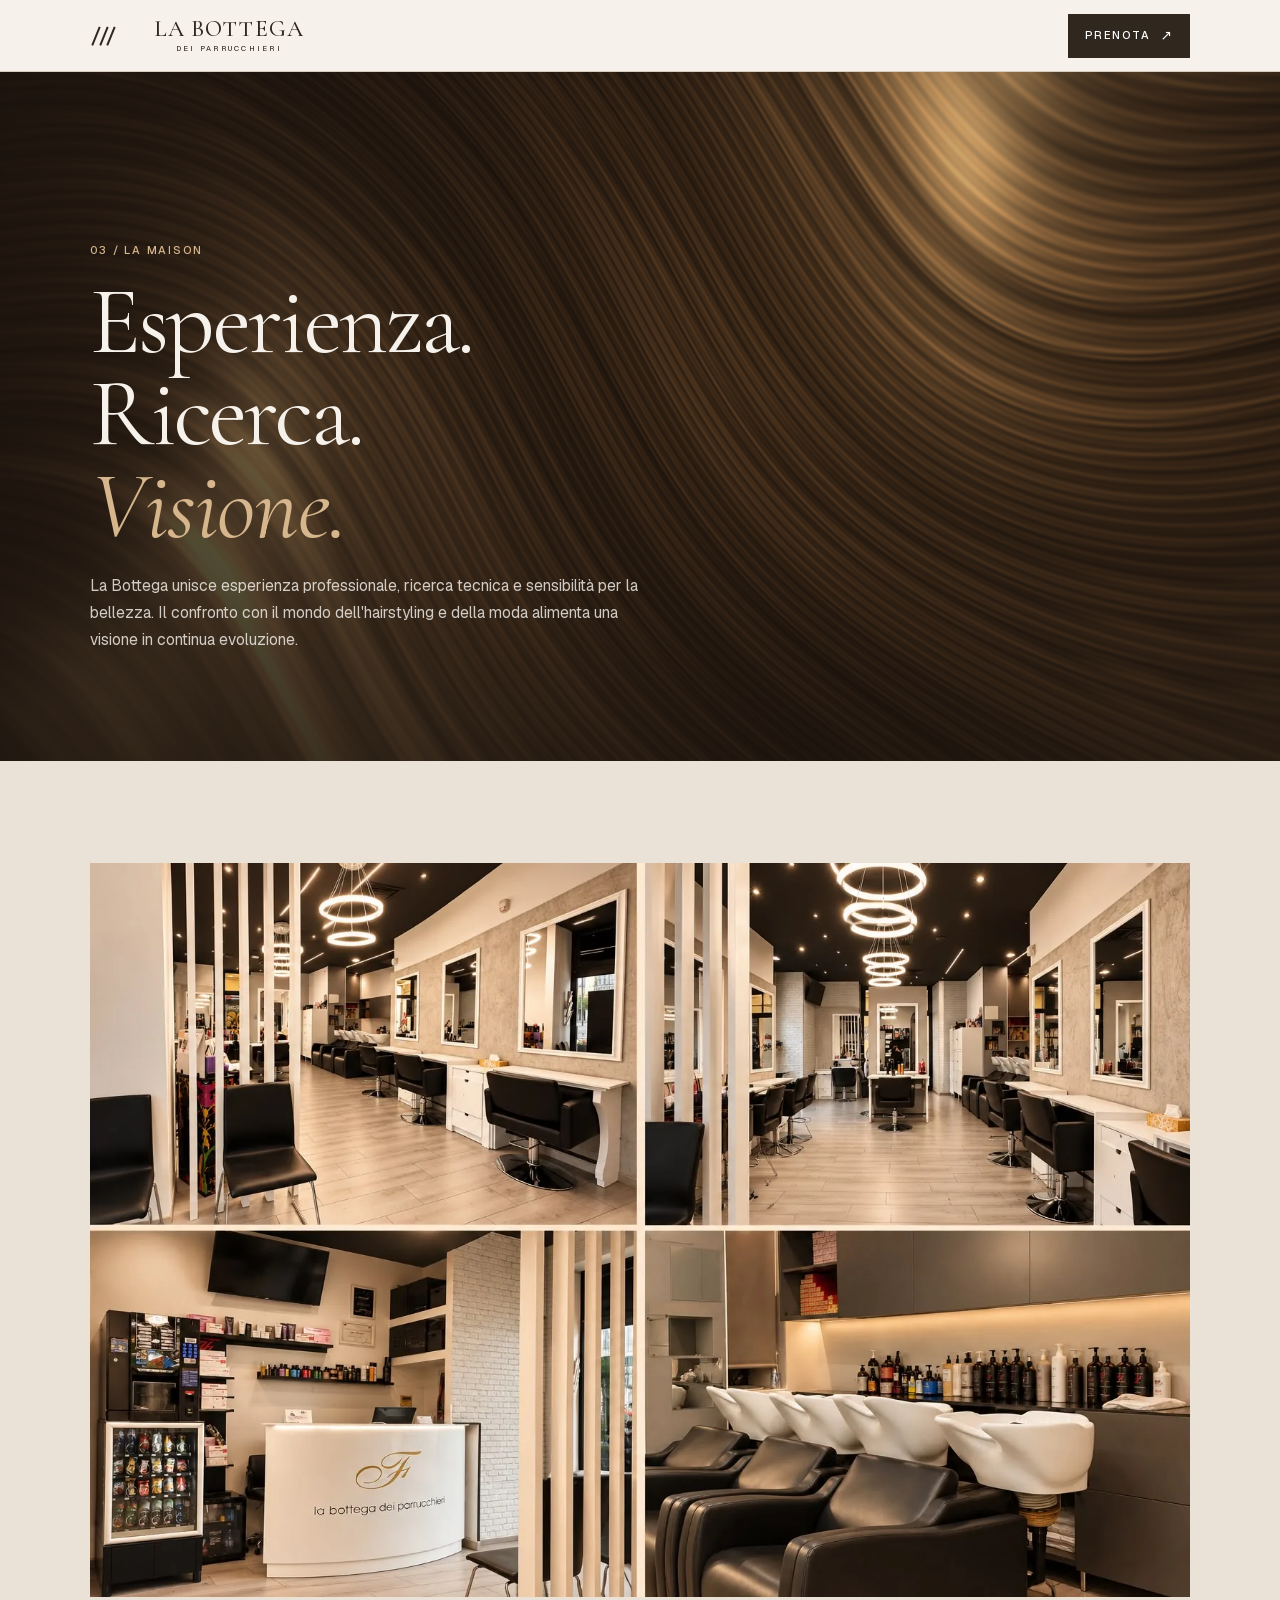
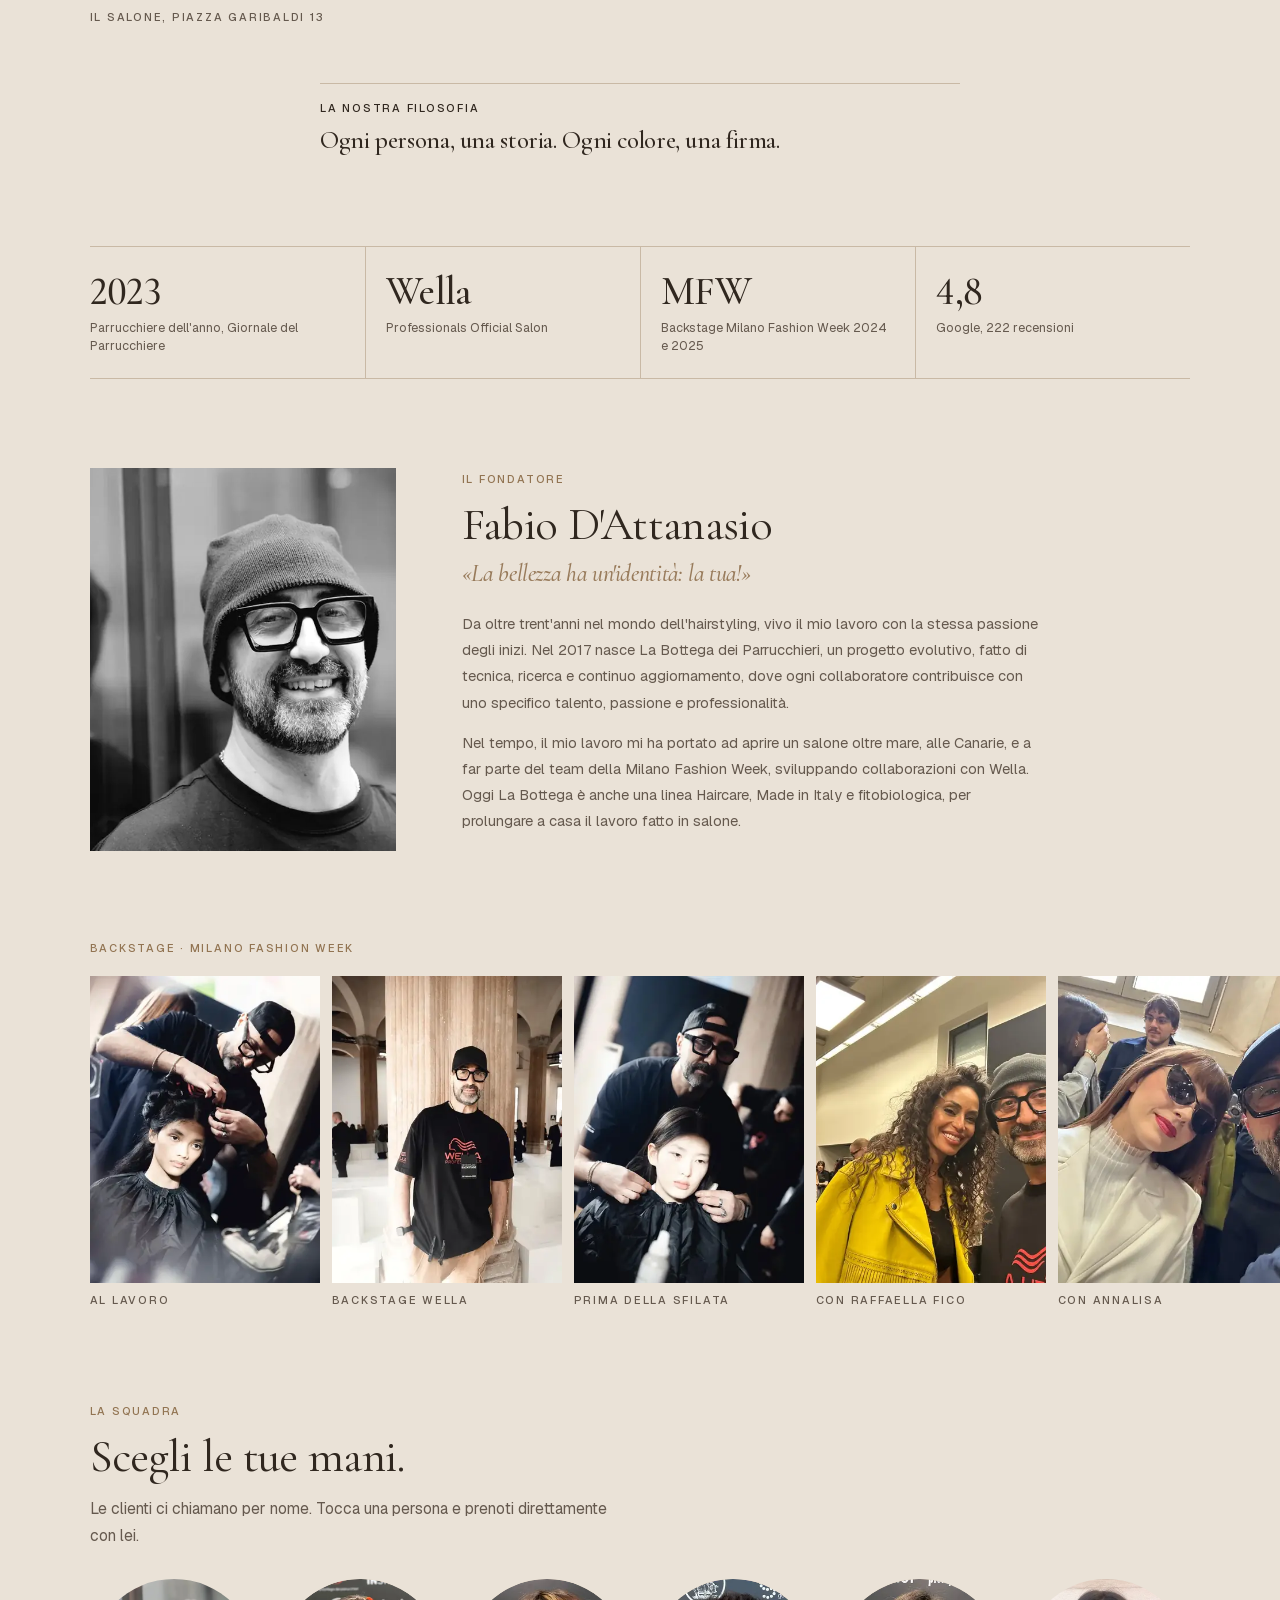
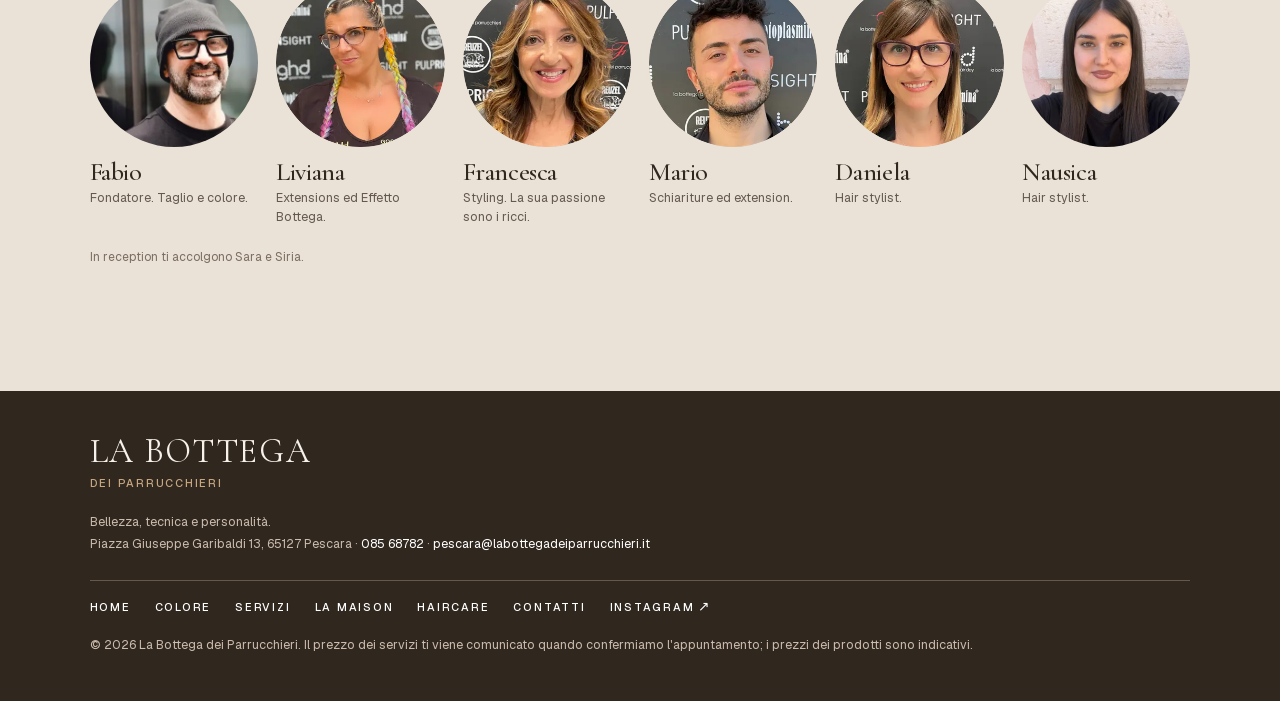
<file: maison.html>
<!doctype html>
<html lang="it">
<head>
<meta charset="utf-8">
<meta name="viewport" content="width=device-width, initial-scale=1, viewport-fit=cover">
<title>La Maison · La Bottega dei Parrucchieri, Pescara</title>
<meta name="description" content="Fabio D'Attanasio, Parrucchiere dell'anno 2023, la squadra della Bottega, il salone in Piazza Garibaldi e il backstage della Milano Fashion Week.">
<meta name="theme-color" content="#f6f2eb">
<link rel="icon" href="img/favicon.png" type="image/png">
<link rel="preload" href="fonts/Cormorant.woff2" as="font" type="font/woff2" crossorigin>
<link rel="preload" href="fonts/Geist.woff2" as="font" type="font/woff2" crossorigin>
<link rel="stylesheet" href="css/site.css?v=11">
</head>
<body data-page="maison.html">

<header class="top">
  <button class="menu-btn" type="button" id="menuBtn" aria-label="Apri il menu" aria-haspopup="dialog" aria-controls="menu"><i></i><i></i><i></i></button>
  <a class="brand" href="index.html" aria-label="La Bottega dei Parrucchieri, home"><span class="serif">La Bottega</span><small>dei parrucchieri</small></a>
  <button class="btn sm" type="button" data-book>Prenota<i class="ar" aria-hidden="true">↗︎</i></button>
</header>

<main id="home">
<section class="page-hero" aria-labelledby="h-maison">
  <canvas class="hair" aria-hidden="true"></canvas>
  <div class="ph">
    <p class="eyebrow bz">03 / La Maison</p>
    <h1 class="serif" id="h-maison">Esperienza.<br>Ricerca.<br><i>Visione.</i></h1>
    <p class="intro">La Bottega unisce esperienza professionale, ricerca tecnica e sensibilità per la bellezza. Il confronto con il mondo dell'hairstyling e della moda alimenta una visione in continua evoluzione.</p>
  </div>
</section>

<section id="maison" class="sec sand">
  <figure class="salon"><img src="img/salone-collage.webp" srcset="img/m/salone-collage.webp 720w, img/salone-collage.webp 1536w" sizes="(max-width:760px) 90vw, 1360px" width="1536" height="1024" alt="Il salone in Piazza Garibaldi: le postazioni sotto le luci ad anello, l'accoglienza con la F e la zona lavaggio" loading="lazy" decoding="async"><figcaption class="eyebrow">Il salone, Piazza Garibaldi 13</figcaption></figure>
  <div class="phil"><p class="eyebrow">La nostra filosofia</p><p class="serif">Ogni persona, una storia. Ogni colore, una firma.</p></div>

  <ul class="cred">
    <li><b class="serif">2023</b><span>Parrucchiere dell'anno, Giornale del Parrucchiere</span></li>
    <li><b class="serif">Wella</b><span>Professionals Official Salon</span></li>
    <li><b class="serif">MFW</b><span>Backstage Milano Fashion Week 2024 e 2025</span></li>
    <li><b class="serif">4,8</b><span>Google, 222 recensioni</span></li>
  </ul>

  <div class="founder" id="fabio">
    <img src="img/fabio-portrait.webp" srcset="img/m/fabio-portrait.webp 360w, img/fabio-portrait-640.webp 640w, img/fabio-portrait.webp 800w" sizes="(max-width:760px) 300px, 30vw" width="800" height="800" alt="Fabio D'Attanasio, fondatore della Bottega dei Parrucchieri" loading="lazy" decoding="async">
    <div>
      <p class="eyebrow bz">Il fondatore</p>
      <h3 class="serif">Fabio D'Attanasio</h3>
      <p class="serif q">«La bellezza ha un'identità: la tua!»</p>
      <p>Da oltre trent'anni nel mondo dell'hairstyling, vivo il mio lavoro con la stessa passione degli inizi. Nel 2017 nasce La Bottega dei Parrucchieri, un progetto evolutivo, fatto di tecnica, ricerca e continuo aggiornamento, dove ogni collaboratore contribuisce con uno specifico talento, passione e professionalità.</p>
      <p>Nel tempo, il mio lavoro mi ha portato ad aprire un salone oltre mare, alle Canarie, e a far parte del team della Milano Fashion Week, sviluppando collaborazioni con Wella. Oggi La Bottega è anche una linea Haircare, Made in Italy e fitobiologica, per prolungare a casa il lavoro fatto in salone.</p>
    </div>
  </div>

  <div class="mfw" id="mfw">
    <p class="eyebrow bz">Backstage · Milano Fashion Week</p>
    <ul class="strip" tabindex="0" aria-label="Foto dal backstage della Milano Fashion Week">
      <li><figure><img src="img/mfw/backstage-1.webp" srcset="img/m/backstage-1.webp 480w, img/mfw/backstage-1.webp 600w" sizes="(max-width:760px) 34vw, 230px" width="600" height="800" alt="Fabio al lavoro su un'acconciatura nel backstage" loading="lazy" decoding="async"><figcaption class="eyebrow">Al lavoro</figcaption></figure></li>
      <li><figure><img src="img/mfw/fabio-mfw.webp" srcset="img/m/fabio-mfw.webp 480w, img/mfw/fabio-mfw.webp 600w" sizes="(max-width:760px) 34vw, 230px" width="600" height="800" alt="Fabio D'Attanasio nel backstage Wella della Milano Fashion Week" loading="lazy" decoding="async"><figcaption class="eyebrow">Backstage Wella</figcaption></figure></li>
      <li><figure><img src="img/mfw/backstage-2.webp" srcset="img/m/backstage-2.webp 480w, img/mfw/backstage-2.webp 600w" sizes="(max-width:760px) 34vw, 230px" width="600" height="800" alt="Fabio prepara una modella prima della sfilata" loading="lazy" decoding="async"><figcaption class="eyebrow">Prima della sfilata</figcaption></figure></li>
      <li><figure><img src="img/mfw/fico.webp" srcset="img/m/fico.webp 480w, img/mfw/fico.webp 600w" sizes="(max-width:760px) 34vw, 230px" width="600" height="800" alt="Fabio D'Attanasio con Raffaella Fico" loading="lazy" decoding="async"><figcaption class="eyebrow">Con Raffaella Fico</figcaption></figure></li>
      <li><figure><img src="img/mfw/annalisa.webp" srcset="img/m/annalisa.webp 480w, img/mfw/annalisa.webp 600w" sizes="(max-width:760px) 34vw, 230px" width="600" height="800" alt="Fabio D'Attanasio con Annalisa" loading="lazy" decoding="async"><figcaption class="eyebrow">Con Annalisa</figcaption></figure></li>
      <li><figure><img src="img/mfw/stefanenko.webp" srcset="img/m/stefanenko.webp 480w, img/mfw/stefanenko.webp 600w" sizes="(max-width:760px) 34vw, 230px" width="600" height="800" alt="Fabio D'Attanasio con Natasha Stefanenko" loading="lazy" decoding="async"><figcaption class="eyebrow">Con Natasha Stefanenko</figcaption></figure></li>
      <li><figure><img src="img/mfw/cattelan.webp" srcset="img/m/cattelan.webp 480w, img/mfw/cattelan.webp 600w" sizes="(max-width:760px) 34vw, 230px" width="600" height="800" alt="Fabio D'Attanasio con Alessandro Cattelan" loading="lazy" decoding="async"><figcaption class="eyebrow">Con Alessandro Cattelan</figcaption></figure></li>
      <li><figure><img src="img/mfw/squillo.webp" srcset="img/m/squillo.webp 480w, img/mfw/squillo.webp 600w" sizes="(max-width:760px) 34vw, 230px" width="600" height="800" alt="Fabio D'Attanasio con Jo Squillo" loading="lazy" decoding="async"><figcaption class="eyebrow">Con Jo Squillo</figcaption></figure></li>
    </ul>
  </div>

  <div class="team" id="team">
    <p class="eyebrow bz">La squadra</p>
    <h3 class="serif">Scegli le tue mani.</h3>
    <p class="intro">Le clienti ci chiamano per nome. Tocca una persona e prenoti direttamente con lei.</p>
    <div class="crew">
      <button class="mate" type="button" data-book data-who="Fabio"><img src="img/fabio-portrait.webp" srcset="img/m/fabio-portrait.webp 360w, img/fabio-portrait-640.webp 640w, img/fabio-portrait.webp 800w" sizes="(max-width:760px) 42vw, 14vw" width="800" height="800" alt="" loading="lazy" decoding="async"><b class="serif">Fabio</b><span>Fondatore. Taglio e colore.</span></button>
      <button class="mate" type="button" data-book data-who="Liviana"><img src="img/liviana.webp" width="320" height="320" alt="" loading="lazy" decoding="async"><b class="serif">Liviana</b><span>Extensions ed Effetto Bottega.</span></button>
      <button class="mate" type="button" data-book data-who="Francesca"><img src="img/francesca.webp" width="320" height="320" alt="" loading="lazy" decoding="async"><b class="serif">Francesca</b><span>Styling. La sua passione sono i ricci.</span></button>
      <button class="mate" type="button" data-book data-who="Mario"><img src="img/mario.webp" width="320" height="320" alt="" loading="lazy" decoding="async"><b class="serif">Mario</b><span>Schiariture ed extension.</span></button>
      <button class="mate" type="button" data-book data-who="Daniela"><img src="img/daniela.webp" width="320" height="320" alt="" loading="lazy" decoding="async"><b class="serif">Daniela</b><span>Hair stylist.</span></button>
      <button class="mate" type="button" data-book data-who="Nausica"><img src="img/nausica.webp" width="480" height="480" alt="" loading="lazy" decoding="async"><b class="serif">Nausica</b><span>Hair stylist.</span></button>
    </div>
    <p class="fine">In reception ti accolgono Sara e Siria.</p>
  </div>
</section>
</main>

<footer class="foot">
  <p class="serif fb">La Bottega</p>
  <p class="eyebrow bz2">Dei parrucchieri</p>
  <p>Bellezza, tecnica e personalità.<br>Piazza Giuseppe Garibaldi 13, 65127 Pescara · <a href="tel:+3908568782">085 68782</a> · <a href="mailto:pescara@labottegadeiparrucchieri.it">pescara@labottegadeiparrucchieri.it</a></p>
  <nav class="links eyebrow" aria-label="Pagine del sito"><a href="index.html">Home</a><a href="colore.html">Colore</a><a href="servizi.html">Servizi</a><a href="maison.html">La Maison</a><a href="shop.html">Haircare</a><a href="contatti.html">Contatti</a><a href="https://www.instagram.com/la.bottega.dei.parrucchieri/" target="_blank" rel="noopener">Instagram<i class="ar" aria-hidden="true">↗︎</i></a></nav>
  <p>© 2026 La Bottega dei Parrucchieri. Il prezzo dei servizi ti viene comunicato quando confermiamo l'appuntamento; i prezzi dei prodotti sono indicativi.</p>
</footer>

<div class="sticky-book" id="stickyBook"><small>Il tuo prossimo look<br><strong>Comincia da una consulenza.</strong></small><button class="btn sm" type="button" data-book data-svc="Consulenza colore">Prenota<i class="ar" aria-hidden="true">↗︎</i></button></div>
<div id="toast" role="status" aria-live="polite"></div>
<script src="js/hair.js?v=7" defer></script>
<script src="js/site.js?v=11" defer></script>
</body>
</html>
</file>
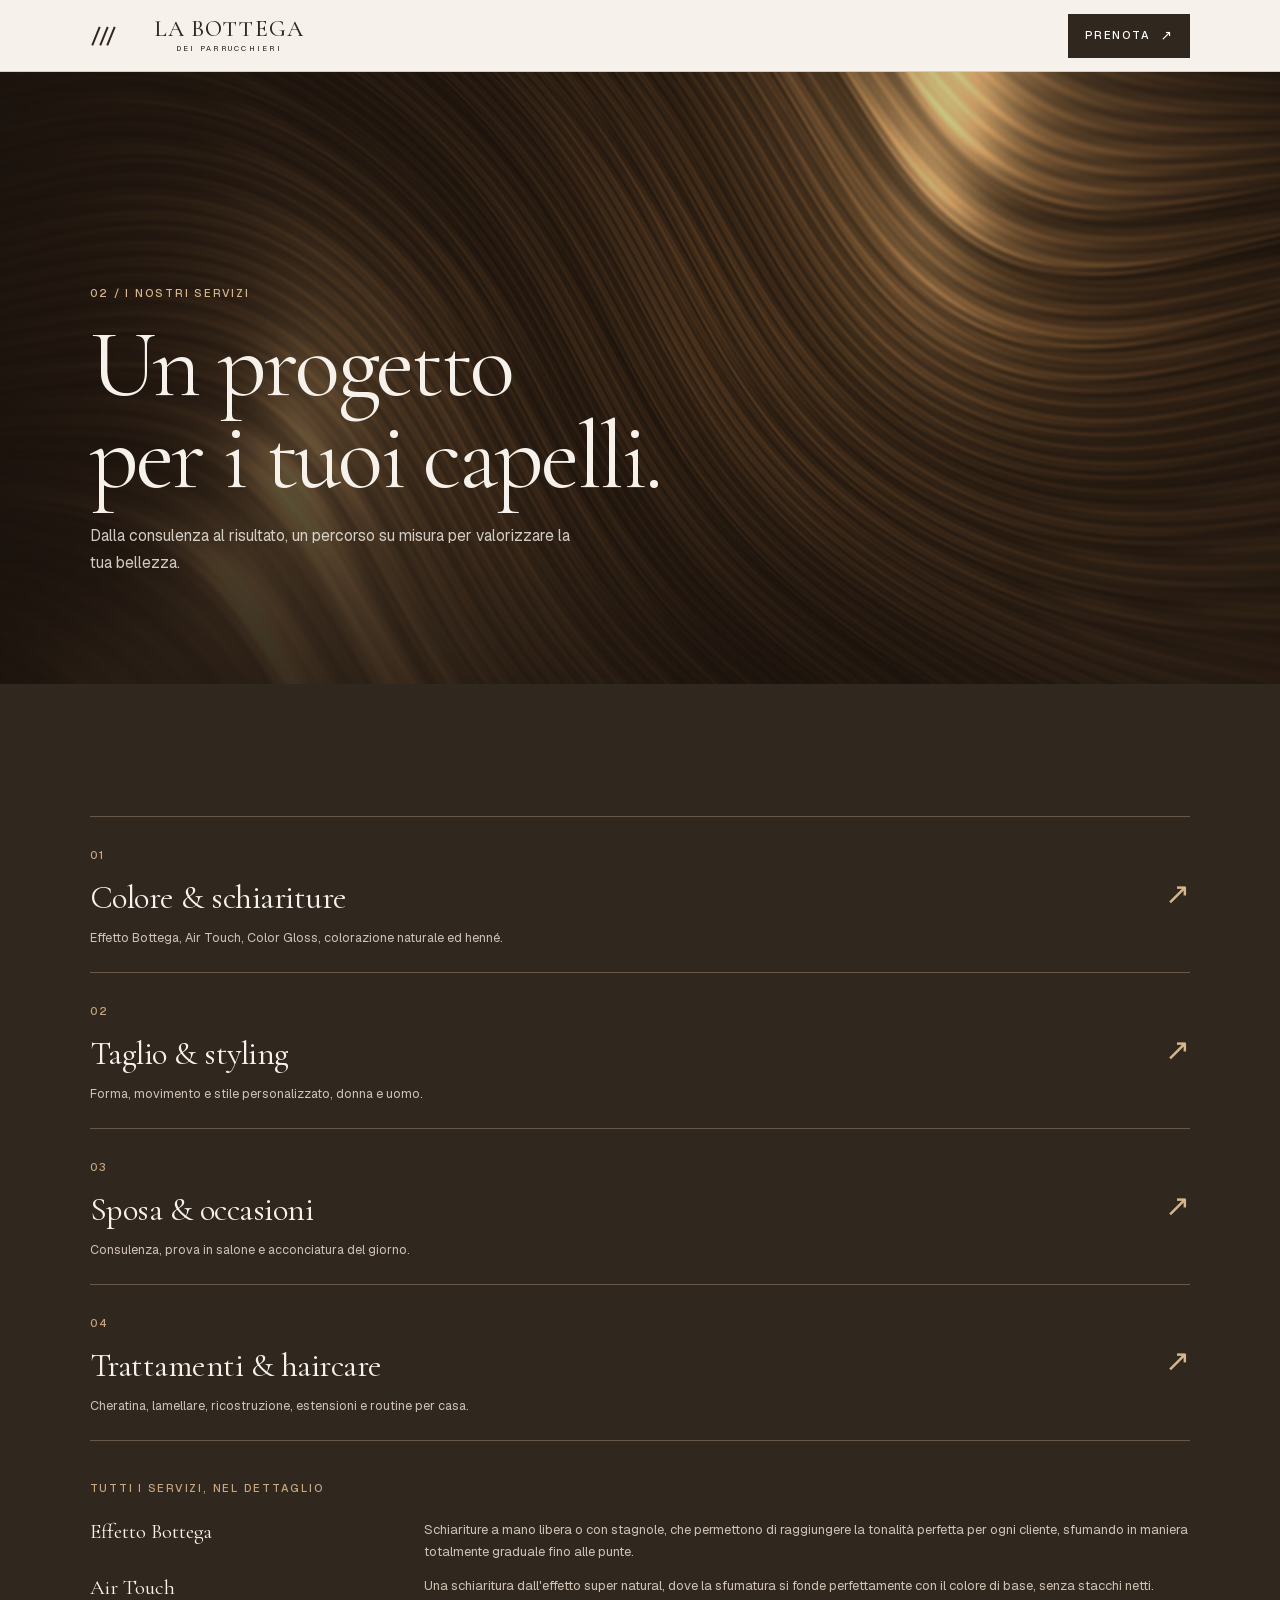
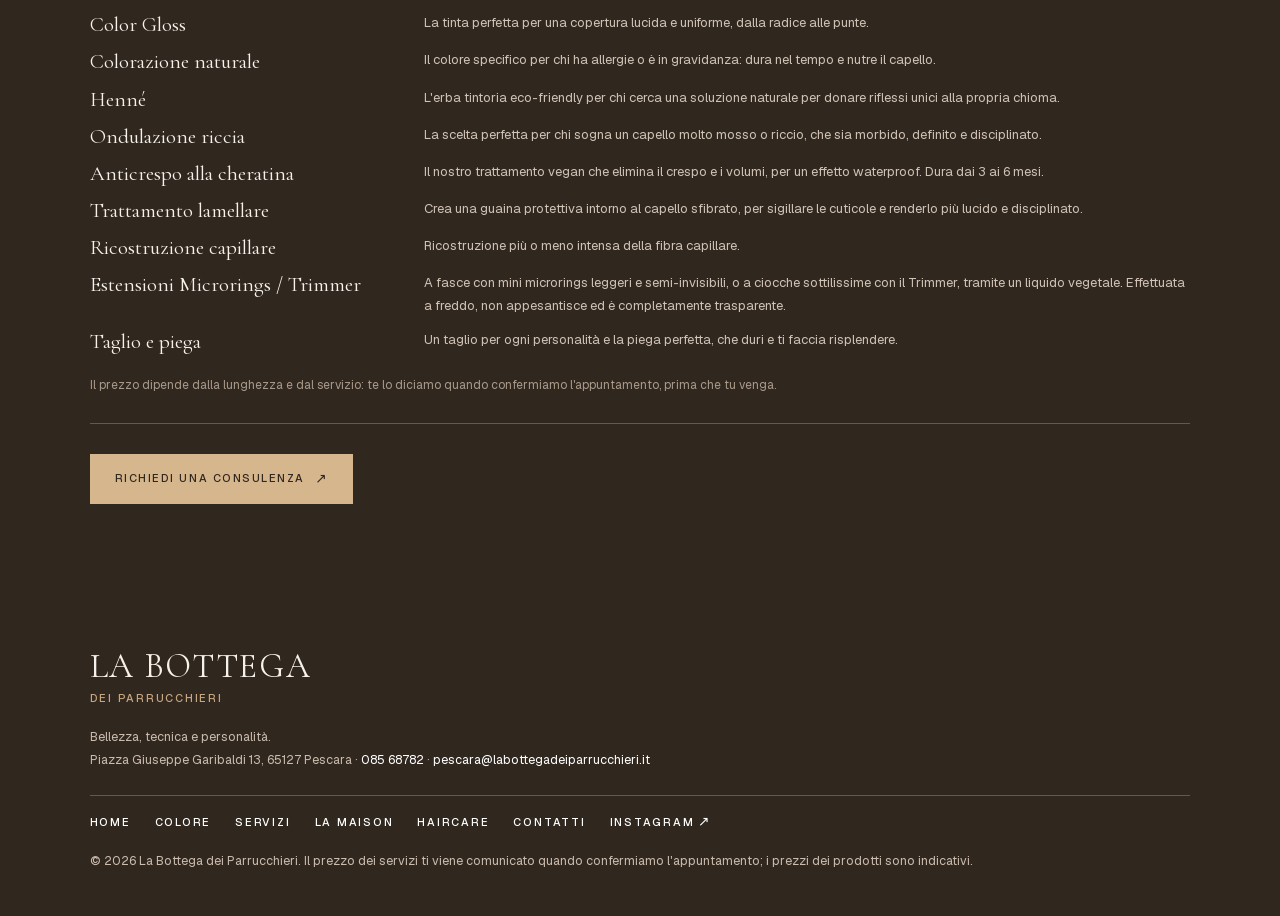
<file: servizi.html>
<!doctype html>
<html lang="it">
<head>
<meta charset="utf-8">
<meta name="viewport" content="width=device-width, initial-scale=1, viewport-fit=cover">
<title>Servizi · La Bottega dei Parrucchieri, Pescara</title>
<meta name="description" content="Colore e schiariture, taglio e styling, sposa e occasioni, trattamenti ed estensioni alla Bottega dei Parrucchieri in Piazza Garibaldi a Pescara.">
<meta name="theme-color" content="#f6f2eb">
<link rel="icon" href="img/favicon.png" type="image/png">
<link rel="preload" href="fonts/Cormorant.woff2" as="font" type="font/woff2" crossorigin>
<link rel="preload" href="fonts/Geist.woff2" as="font" type="font/woff2" crossorigin>
<link rel="stylesheet" href="css/site.css?v=11">
</head>
<body data-page="servizi.html">

<header class="top">
  <button class="menu-btn" type="button" id="menuBtn" aria-label="Apri il menu" aria-haspopup="dialog" aria-controls="menu"><i></i><i></i><i></i></button>
  <a class="brand" href="index.html" aria-label="La Bottega dei Parrucchieri, home"><span class="serif">La Bottega</span><small>dei parrucchieri</small></a>
  <button class="btn sm" type="button" data-book>Prenota<i class="ar" aria-hidden="true">↗︎</i></button>
</header>

<main id="home">
<section class="page-hero" aria-labelledby="h-servizi">
  <canvas class="hair" aria-hidden="true"></canvas>
  <div class="ph">
    <p class="eyebrow bz2">02 / I nostri servizi</p>
    <h1 class="serif" id="h-servizi">Un progetto<br>per i tuoi capelli.</h1>
    <p class="intro">Dalla consulenza al risultato, un percorso su misura per valorizzare la tua bellezza.</p>
  </div>
</section>

<section id="servizi" class="sec dark">
  <ul class="svc">
    <li><button type="button" data-book data-svc="Colore e schiariture"><span><span class="eyebrow bz2">01</span><b class="serif">Colore &amp; schiariture</b><span class="d">Effetto Bottega, Air Touch, Color Gloss, colorazione naturale ed henné.</span></span><i class="ar" aria-hidden="true">↗︎</i></button></li>
    <li><button type="button" data-book data-svc="Taglio e styling"><span><span class="eyebrow bz2">02</span><b class="serif">Taglio &amp; styling</b><span class="d">Forma, movimento e stile personalizzato, donna e uomo.</span></span><i class="ar" aria-hidden="true">↗︎</i></button></li>
    <li><button type="button" data-book data-svc="Sposa e occasioni"><span><span class="eyebrow bz2">03</span><b class="serif">Sposa &amp; occasioni</b><span class="d">Consulenza, prova in salone e acconciatura del giorno.</span></span><i class="ar" aria-hidden="true">↗︎</i></button></li>
    <li><button type="button" data-book data-svc="Trattamenti e haircare"><span><span class="eyebrow bz2">04</span><b class="serif">Trattamenti &amp; haircare</b><span class="d">Cheratina, lamellare, ricostruzione, estensioni e routine per casa.</span></span><i class="ar" aria-hidden="true">↗︎</i></button></li>
  </ul>
  <details class="all" open>
    <summary class="eyebrow">Tutti i servizi, nel dettaglio</summary>
    <dl>
      <dt>Effetto Bottega</dt><dd>Schiariture a mano libera o con stagnole, che permettono di raggiungere la tonalità perfetta per ogni cliente, sfumando in maniera totalmente graduale fino alle punte.</dd>
      <dt>Air Touch</dt><dd>Una schiaritura dall'effetto super natural, dove la sfumatura si fonde perfettamente con il colore di base, senza stacchi netti.</dd>
      <dt>Color Gloss</dt><dd>La tinta perfetta per una copertura lucida e uniforme, dalla radice alle punte.</dd>
      <dt>Colorazione naturale</dt><dd>Il colore specifico per chi ha allergie o è in gravidanza: dura nel tempo e nutre il capello.</dd>
      <dt>Henné</dt><dd>L'erba tintoria eco-friendly per chi cerca una soluzione naturale per donare riflessi unici alla propria chioma.</dd>
      <dt>Ondulazione riccia</dt><dd>La scelta perfetta per chi sogna un capello molto mosso o riccio, che sia morbido, definito e disciplinato.</dd>
      <dt>Anticrespo alla cheratina</dt><dd>Il nostro trattamento vegan che elimina il crespo e i volumi, per un effetto waterproof. Dura dai 3 ai 6 mesi.</dd>
      <dt>Trattamento lamellare</dt><dd>Crea una guaina protettiva intorno al capello sfibrato, per sigillare le cuticole e renderlo più lucido e disciplinato.</dd>
      <dt>Ricostruzione capillare</dt><dd>Ricostruzione più o meno intensa della fibra capillare.</dd>
      <dt>Estensioni Microrings / Trimmer</dt><dd>A fasce con mini microrings leggeri e semi-invisibili, o a ciocche sottilissime con il Trimmer, tramite un liquido vegetale. Effettuata a freddo, non appesantisce ed è completamente trasparente.</dd>
      <dt>Taglio e piega</dt><dd>Un taglio per ogni personalità e la piega perfetta, che duri e ti faccia risplendere.</dd>
    </dl>
    <p class="fine">Il prezzo dipende dalla lunghezza e dal servizio: te lo diciamo quando confermiamo l'appuntamento, prima che tu venga.</p>
  </details>
  <button class="btn gold" type="button" data-book data-svc="Consulenza colore">Richiedi una consulenza<i class="ar" aria-hidden="true">↗︎</i></button>
</section>
</main>

<footer class="foot">
  <p class="serif fb">La Bottega</p>
  <p class="eyebrow bz2">Dei parrucchieri</p>
  <p>Bellezza, tecnica e personalità.<br>Piazza Giuseppe Garibaldi 13, 65127 Pescara · <a href="tel:+3908568782">085 68782</a> · <a href="mailto:pescara@labottegadeiparrucchieri.it">pescara@labottegadeiparrucchieri.it</a></p>
  <nav class="links eyebrow" aria-label="Pagine del sito"><a href="index.html">Home</a><a href="colore.html">Colore</a><a href="servizi.html">Servizi</a><a href="maison.html">La Maison</a><a href="shop.html">Haircare</a><a href="contatti.html">Contatti</a><a href="https://www.instagram.com/la.bottega.dei.parrucchieri/" target="_blank" rel="noopener">Instagram<i class="ar" aria-hidden="true">↗︎</i></a></nav>
  <p>© 2026 La Bottega dei Parrucchieri. Il prezzo dei servizi ti viene comunicato quando confermiamo l'appuntamento; i prezzi dei prodotti sono indicativi.</p>
</footer>

<div class="sticky-book" id="stickyBook"><small>Il tuo prossimo look<br><strong>Comincia da una consulenza.</strong></small><button class="btn sm" type="button" data-book data-svc="Consulenza colore">Prenota<i class="ar" aria-hidden="true">↗︎</i></button></div>
<div id="toast" role="status" aria-live="polite"></div>
<script src="js/hair.js?v=7" defer></script>
<script src="js/site.js?v=11" defer></script>
</body>
</html>
</file>
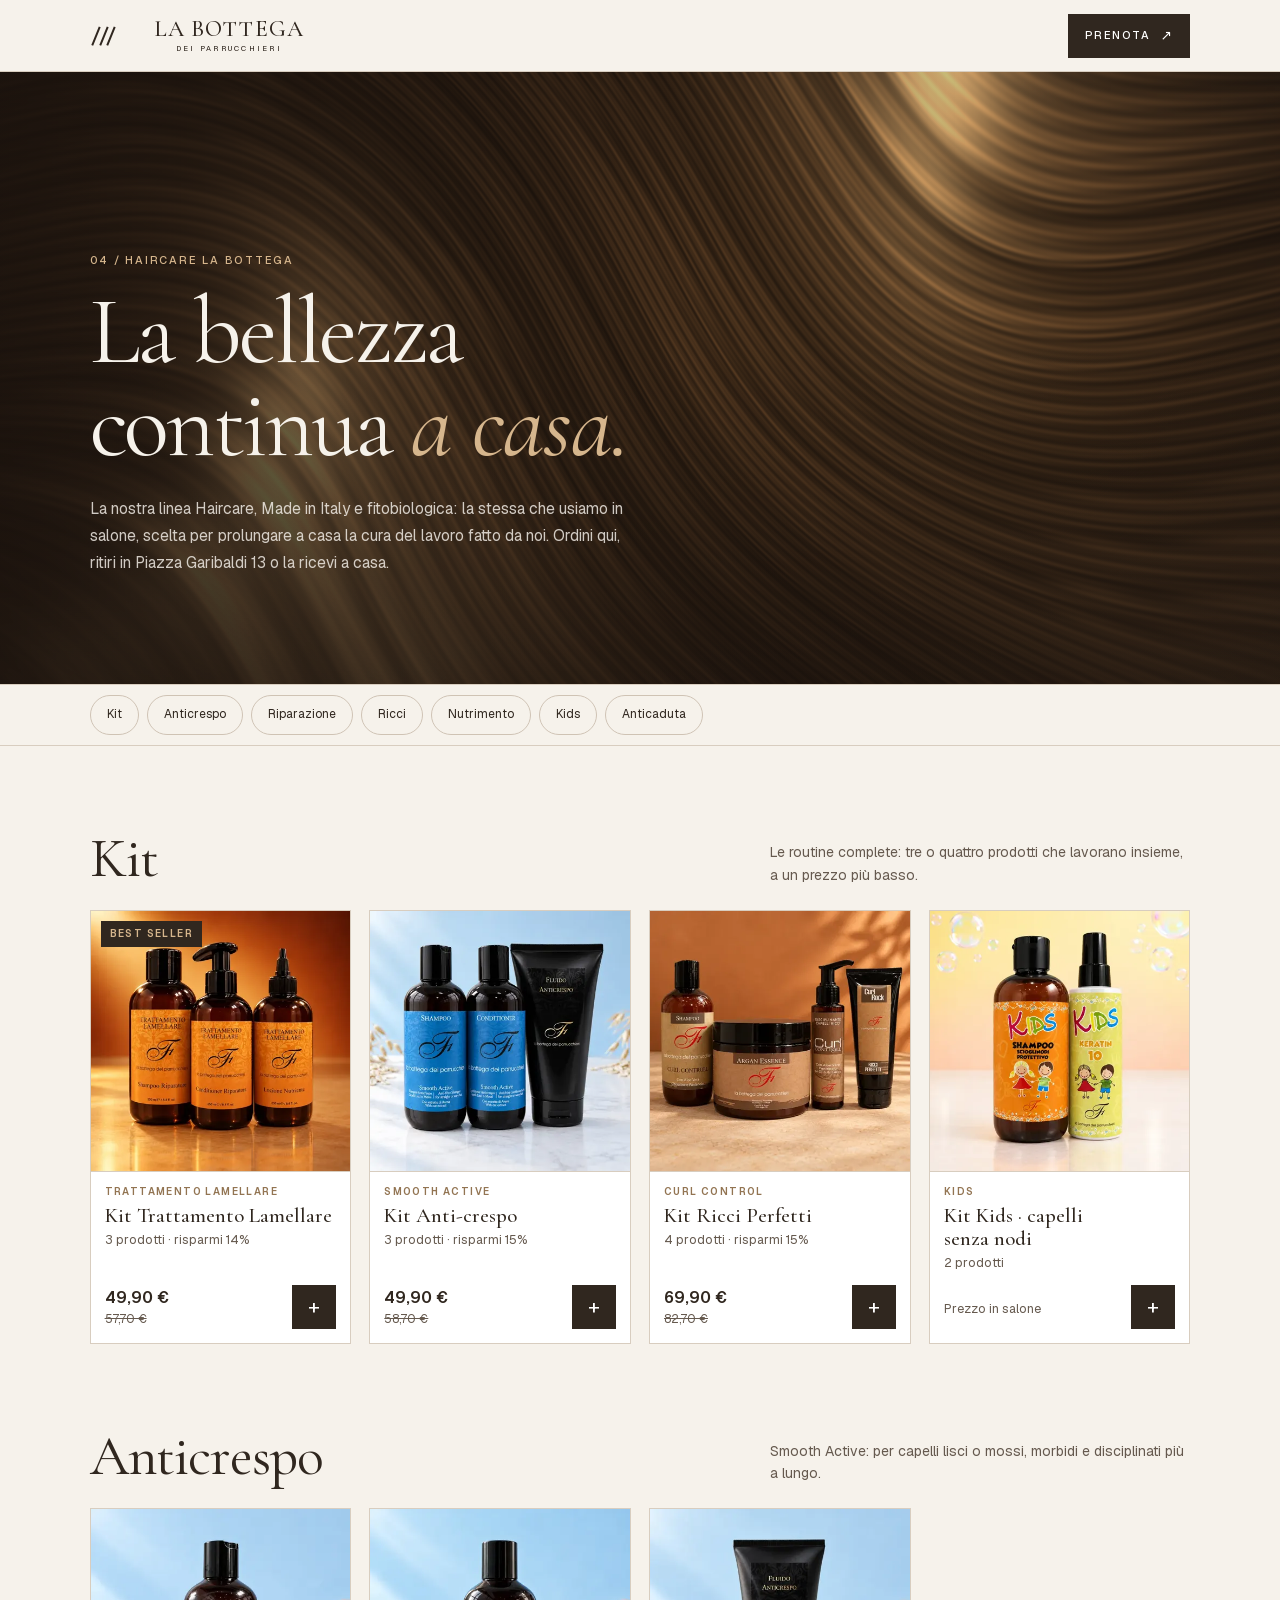
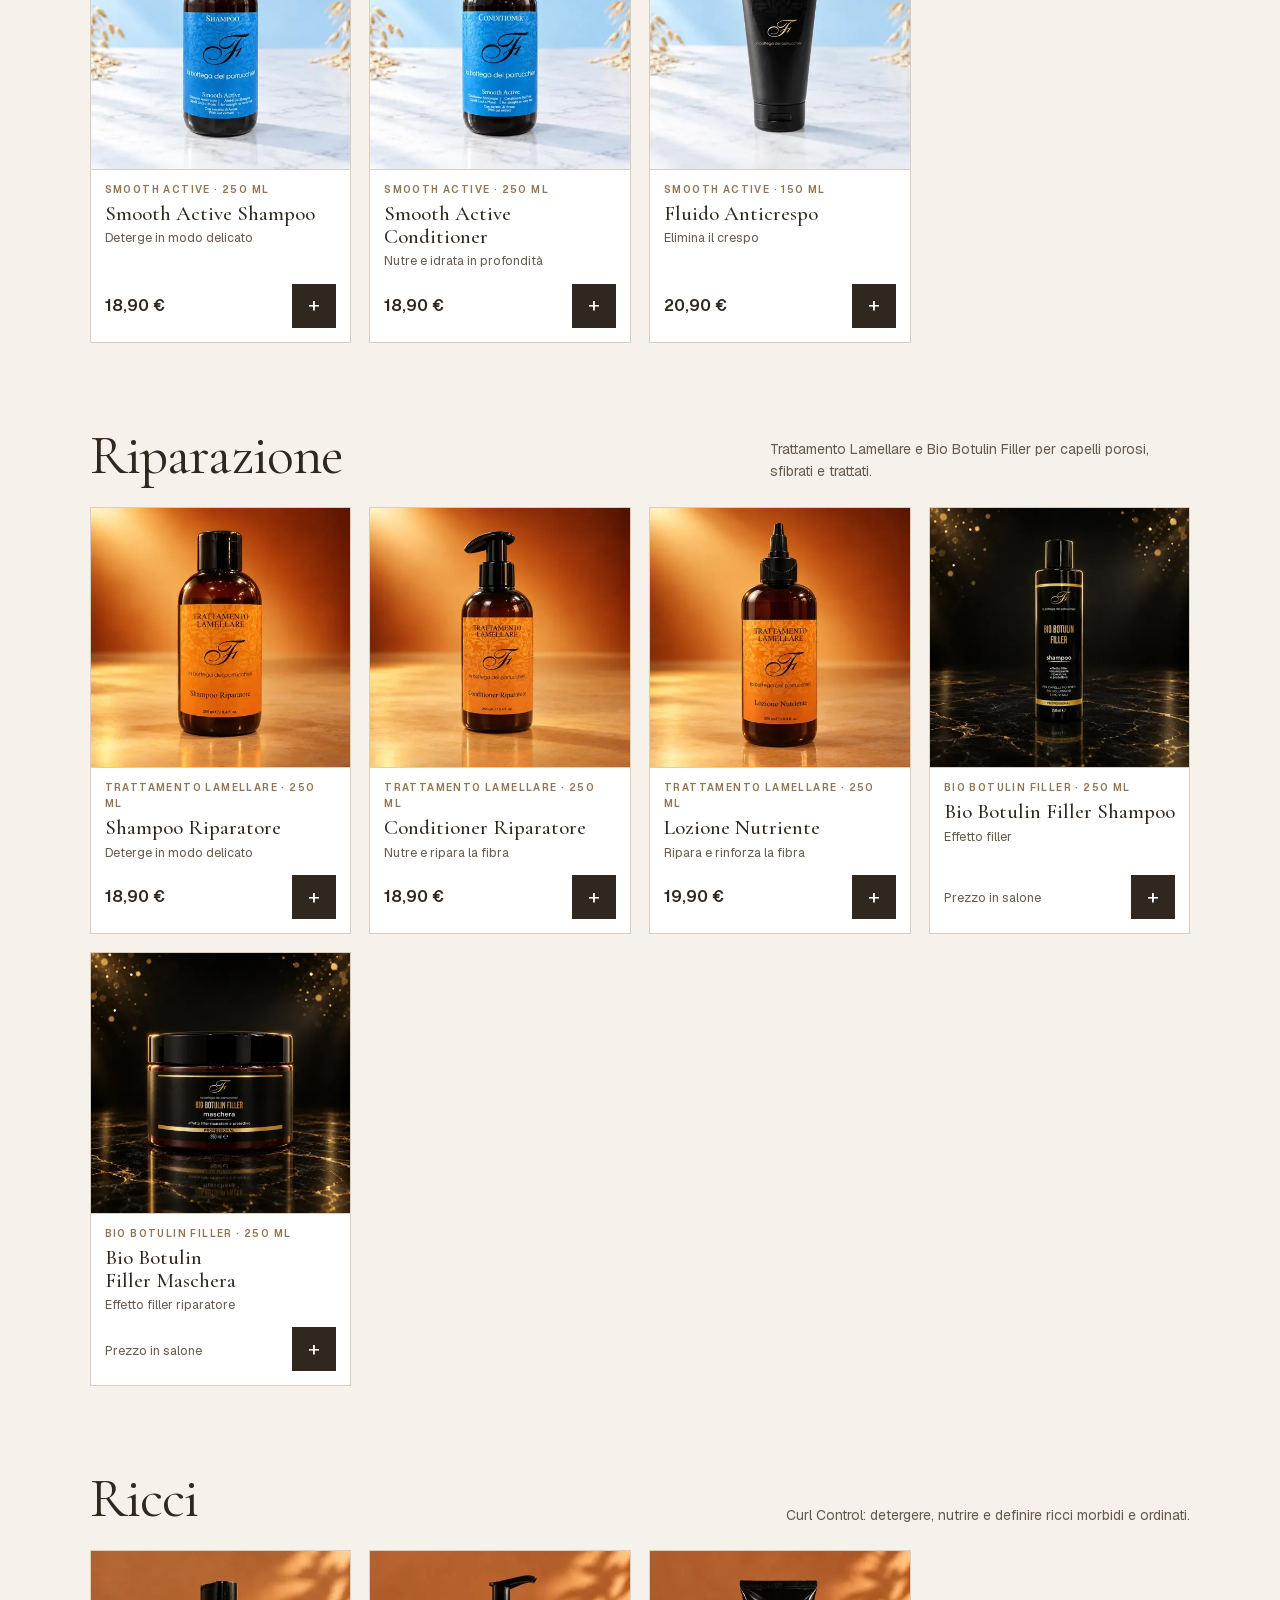
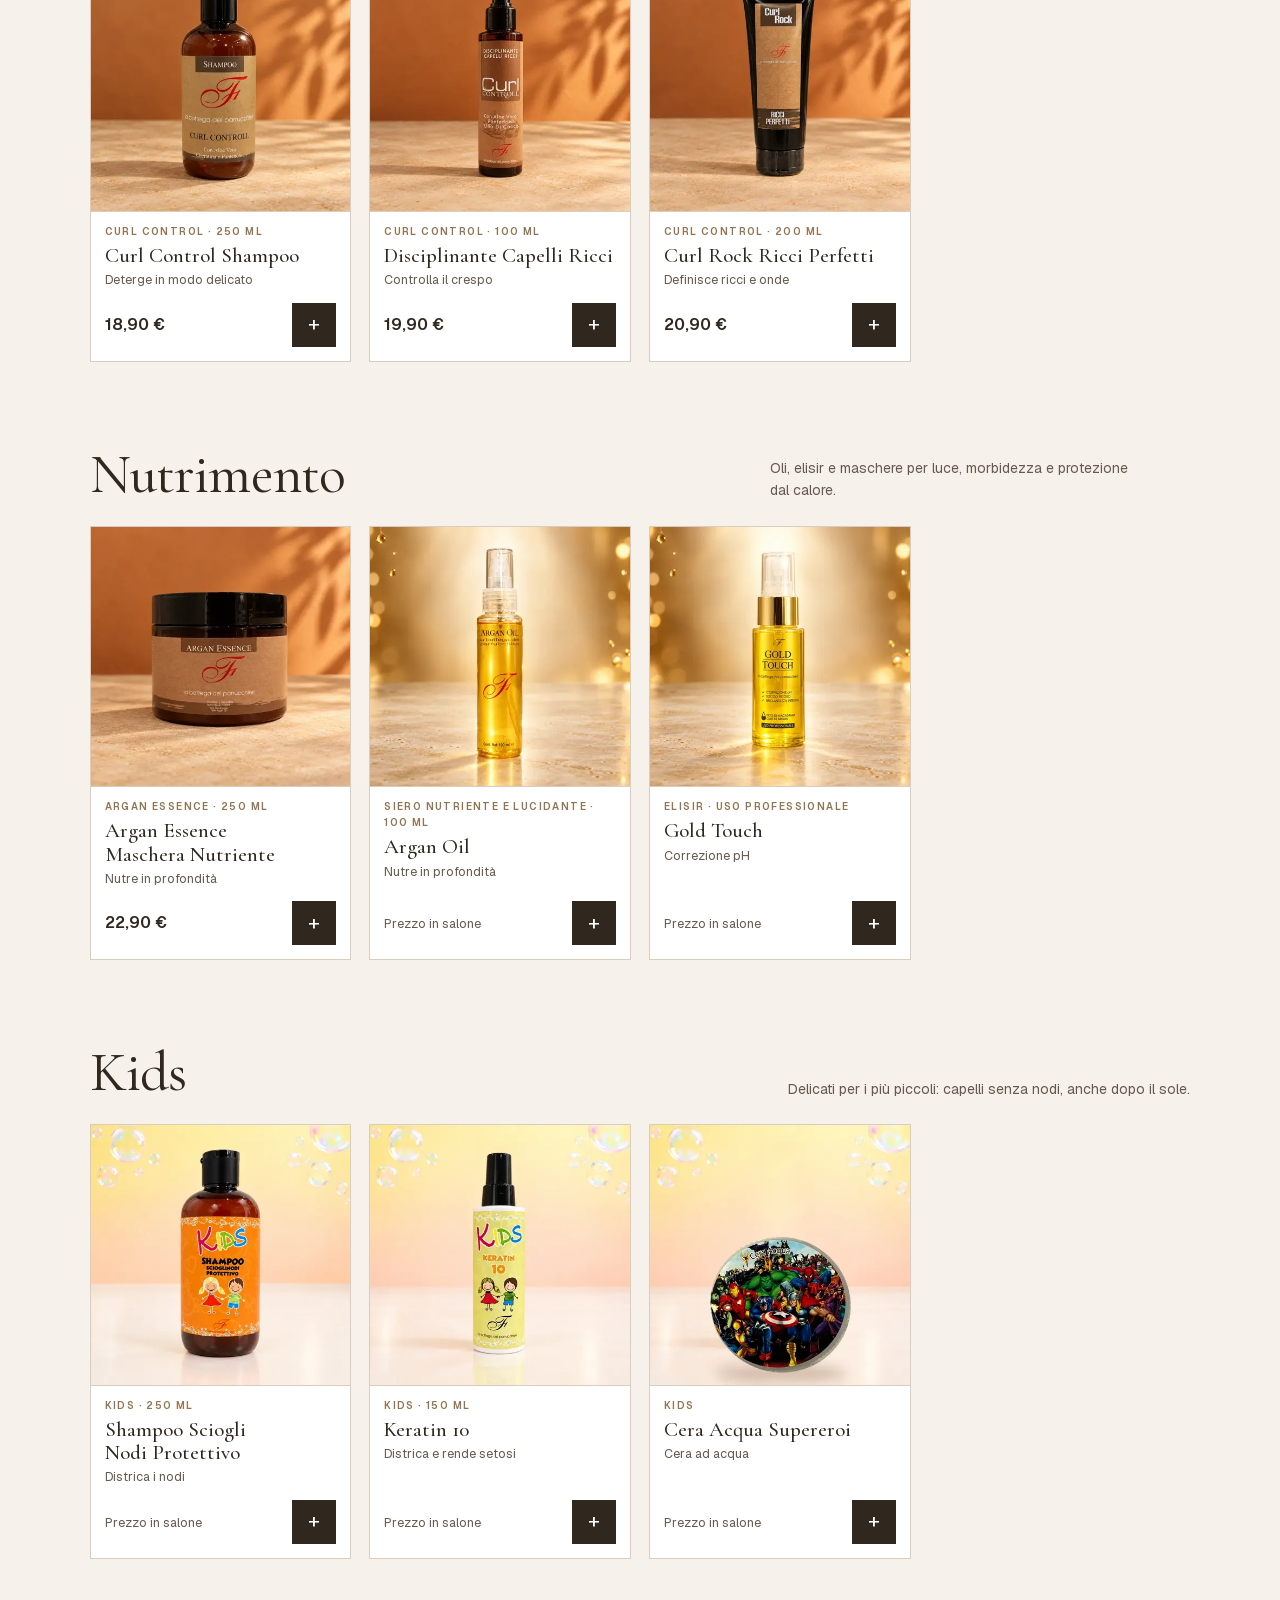
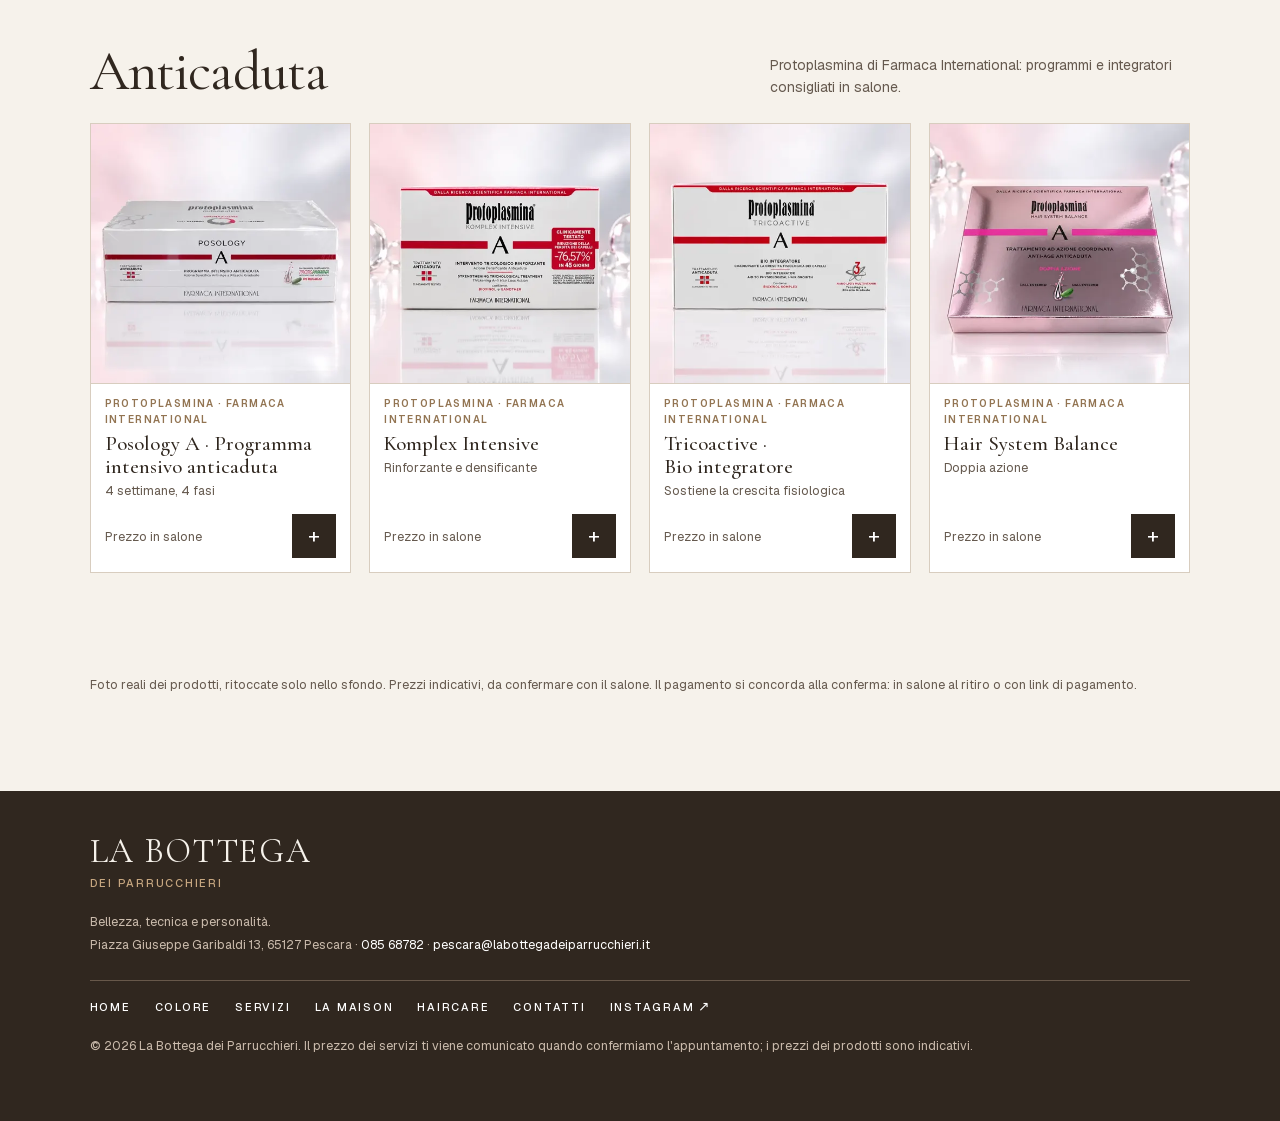
<file: shop.html>
<!doctype html>
<html lang="it">
<head>
<meta charset="utf-8">
<meta name="viewport" content="width=device-width, initial-scale=1, viewport-fit=cover">
<title>Haircare La Bottega · Shop · La Bottega dei Parrucchieri, Pescara</title>
<meta name="description" content="La linea Haircare della Bottega dei Parrucchieri, Made in Italy e fitobiologica: kit, anticrespo, riparazione, ricci, nutrimento, kids e anticaduta. Ordina e ritira in Piazza Garibaldi a Pescara o ricevi a casa.">
<meta name="theme-color" content="#f6f2eb">
<link rel="icon" href="img/favicon.png" type="image/png">
<link rel="preload" href="fonts/Cormorant.woff2" as="font" type="font/woff2" crossorigin>
<link rel="preload" href="fonts/Geist.woff2" as="font" type="font/woff2" crossorigin>
<link rel="stylesheet" href="css/site.css?v=11">
</head>
<body class="shop-page" data-page="shop.html">

<header class="top">
  <button class="menu-btn" type="button" id="menuBtn" aria-label="Apri il menu" aria-haspopup="dialog" aria-controls="menu"><i></i><i></i><i></i></button>
  <a class="brand" href="index.html" aria-label="La Bottega dei Parrucchieri, home"><span class="serif">La Bottega</span><small>dei parrucchieri</small></a>
  <button class="btn sm" type="button" data-book>Prenota<i class="ar" aria-hidden="true">↗︎</i></button>
</header>

<main id="home">
<section class="page-hero shop-hero" aria-labelledby="h-shop">
  <canvas class="hair" aria-hidden="true"></canvas>
  <div class="ph">
    <p class="eyebrow bz">04 / Haircare La Bottega</p>
    <h1 class="serif" id="h-shop">La bellezza<br>continua <i>a casa.</i></h1>
    <p class="intro">La nostra linea Haircare, Made in Italy e fitobiologica: la stessa che usiamo in salone, scelta per prolungare a casa la cura del lavoro fatto da noi. Ordini qui, ritiri in Piazza Garibaldi 13 o la ricevi a casa.</p>
  </div>
</section>

  <nav class="catnav" id="catnav" aria-label="Categorie"></nav>
  <div id="catalog"></div>

  <div class="shop-end">
    <p class="note">Foto reali dei prodotti, ritoccate solo nello sfondo. Prezzi indicativi, da confermare con il salone. Il pagamento si concorda alla conferma: in salone al ritiro o con link di pagamento.</p>
  </div>
</main>

<footer class="foot">
  <p class="serif fb">La Bottega</p>
  <p class="eyebrow bz2">Dei parrucchieri</p>
  <p>Bellezza, tecnica e personalità.<br>Piazza Giuseppe Garibaldi 13, 65127 Pescara · <a href="tel:+3908568782">085 68782</a> · <a href="mailto:pescara@labottegadeiparrucchieri.it">pescara@labottegadeiparrucchieri.it</a></p>
  <nav class="links eyebrow" aria-label="Pagine del sito"><a href="index.html">Home</a><a href="colore.html">Colore</a><a href="servizi.html">Servizi</a><a href="maison.html">La Maison</a><a href="shop.html">Haircare</a><a href="contatti.html">Contatti</a><a href="https://www.instagram.com/la.bottega.dei.parrucchieri/" target="_blank" rel="noopener">Instagram<i class="ar" aria-hidden="true">↗︎</i></a></nav>
  <p>© 2026 La Bottega dei Parrucchieri. Il prezzo dei servizi ti viene comunicato quando confermiamo l'appuntamento; i prezzi dei prodotti sono indicativi.</p>
</footer>

<div class="sticky-book" id="stickyBook"><small>Il tuo prossimo look<br><strong>Comincia da una consulenza.</strong></small><button class="btn sm" type="button" data-book data-svc="Consulenza colore">Prenota<i class="ar" aria-hidden="true">↗︎</i></button></div>
<div id="toast" role="status" aria-live="polite"></div>
<script src="js/shop.js?v=10" defer></script>
<script src="js/hair.js?v=7" defer></script>
<script src="js/site.js?v=11" defer></script>
</body>
</html>
</file>
<file: css/site.css>
/* La Bottega: avorio, marrone profondo, bronzo (direzione di Fabio, 19/10/2026) */
@font-face{font-family:Cormorant;src:url(../fonts/Cormorant.woff2) format("woff2");font-weight:400 600;font-style:normal;font-display:swap}
@font-face{font-family:Cormorant;src:url(../fonts/Cormorant-Italic.woff2) format("woff2");font-weight:400 600;font-style:italic;font-display:swap}
@font-face{font-family:Geist;src:url(../fonts/Geist.woff2) format("woff2");font-weight:400 600;font-display:swap}
:root{
  --paper:#f6f2eb;--sand:#eae2d7;--ink:#30271f;--ink2:#68513b;--bronze:#927452;--bronze-l:#c7a780;--gold:#d6b68d;
  --line:#d8cdbf;--line-d:#67584a;--muted:#65594e;--muted-d:#d0c3b6;
  --pad:clamp(22px,7vw,110px);--max:1360px;
  /* movimento: arrivo che decelera (molla smorzata, niente rimbalzo), uscita che accelera e dura meno */
  --ease:cubic-bezier(.16,1,.3,1);--ease-in:cubic-bezier(.55,0,.75,.35);
  --t-press:.1s;--t-ui:.35s;--t-out:.22s;--t-reveal:.8s;
  color-scheme:light;
}
*,*::before,*::after{box-sizing:border-box}
html{-webkit-text-size-adjust:100%;scroll-padding-top:78px}
@media (prefers-reduced-motion:no-preference){html{scroll-behavior:smooth}}
body{margin:0;background:var(--paper);color:var(--ink);font:400 16px/1.6 Geist,system-ui,-apple-system,"Segoe UI",sans-serif;-webkit-font-smoothing:antialiased;overflow-x:clip;font-synthesis:none}
img{display:block;max-width:100%;height:auto}
a{color:inherit;text-decoration:none}
button,input,select,textarea{font:inherit;color:inherit}
:focus-visible{outline:2px solid var(--bronze);outline-offset:3px}
a,button,summary,label,select{touch-action:manipulation;-webkit-tap-highlight-color:transparent}
figure{margin:0}
[hidden]{display:none!important}

/* tipografia: serif di Fabio (Cormorant) per i titoli, Geist per il testo.
   Tracking che cambia con la misura: negativo sui titoli grandi, zero sul testo, positivo sulle etichette piccole. */
.serif,.x{font-family:Cormorant,Georgia,"Times New Roman",serif;font-weight:400;letter-spacing:-.015em;font-variant-numeric:lining-nums;font-kerning:normal}
.eyebrow{font-size:11px;font-weight:500;letter-spacing:.16em;text-transform:uppercase;margin:0}
.bz{color:var(--bronze)}.bz2{color:var(--bronze-l)}
.fine{font-size:12px;line-height:1.6;color:#7d6e60;margin:22px 0}
.center{text-align:center}
h1,h2,h3{margin:0;text-wrap:balance}
p{text-wrap:pretty}
/* corsivi con discendenti (p, g, f): interlinea 1.04 e un filo di spazio sotto, niente lettere tagliate */
h2.serif,.sec h1.serif,.shop-hero h1.serif{font-size:clamp(42px,5.4vw,72px);line-height:1.04;letter-spacing:-.022em;margin:16px 0 22px;padding-bottom:.06em}
h2 i,h1 i,.it{font-style:italic;color:#8c6f50;letter-spacing:-.01em}
.intro{max-width:34em;color:var(--muted);font-size:15.5px;line-height:1.75;margin:0 0 18px}
.intro b{color:var(--ink);font-weight:500}

/* CTA, alla Apple: il tasto risponde quando il dito tocca (non al rilascio), si assesta senza rimbalzo,
   la freccia indica dove porta. Solo transform, opacità e colore. */
.btn{position:relative;display:inline-flex;align-items:center;justify-content:center;gap:10px;min-height:50px;padding:0 24px;background:var(--ink);color:#fff;border:1px solid var(--ink);font-size:11px;font-weight:500;letter-spacing:.14em;text-transform:uppercase;white-space:nowrap;cursor:pointer;
  transition:transform var(--t-ui) var(--ease),background-color .2s,color .2s,border-color .2s,box-shadow var(--t-ui) var(--ease)}
.btn:active{transform:scale(.97);transition-duration:var(--t-press)}
.ar{display:inline-block;font-style:normal;font-size:1.25em;line-height:1;margin-left:.25em;transition:transform var(--t-ui) var(--ease)}
.btn .ar{margin-left:0}
.btn:active .ar{transform:translate(2px,-2px);transition-duration:var(--t-press)}
@media (hover:hover){
  .btn:hover{background:var(--ink2);border-color:var(--ink2);box-shadow:0 10px 24px -12px rgba(48,39,31,.55)}
  .btn:hover .ar,a:hover>.ar{transform:translate(3px,-3px)}
}
.btn:focus-visible{outline:2px solid var(--bronze);outline-offset:3px}
.btn.ol{background:transparent;color:var(--ink)}
@media (hover:hover){.btn.ol:hover{background:var(--ink);color:#fff}}
.btn.gold{background:var(--gold);border-color:var(--gold);color:var(--ink);margin-top:30px}
@media (hover:hover){.btn.gold:hover{background:#e4c9a4;border-color:#e4c9a4}}
.btn.sm{min-height:44px;padding:0 16px}
.btn.full{width:100%}
@media (prefers-reduced-motion:reduce){.btn:active{transform:none;opacity:.85}}
.row-b{display:flex;flex-wrap:wrap;gap:10px;margin-top:8px}
.row-b.center{justify-content:center}

/* header */
.top{position:sticky;top:0;z-index:30;height:72px;display:flex;align-items:center;gap:20px;padding:0 var(--pad);padding-top:env(safe-area-inset-top);background:rgba(246,242,235,.94);-webkit-backdrop-filter:blur(14px);backdrop-filter:blur(14px);border-bottom:1px solid var(--line)}
.brand{display:flex;flex-direction:column;align-items:center;line-height:1;margin-right:auto}
.brand .serif{font-size:23px;letter-spacing:.05em;text-transform:uppercase;font-weight:500}
.brand small{font-size:7.5px;letter-spacing:.3em;text-transform:uppercase;margin-top:4px}
/* menu in alto a sinistra: tre barre oblique (///), risponde al tocco come i CTA */
.menu-btn{display:flex;flex:0 0 auto;width:48px;height:48px;margin-left:-10px;border:0;background:none;align-items:center;justify-content:center;gap:6px;cursor:pointer;transition:transform var(--t-ui) var(--ease)}
.menu-btn i{display:block;width:1.5px;height:20px;background:var(--ink);transform:rotate(22deg);transition:transform var(--t-ui) var(--ease)}
.menu-btn:active{transform:scale(.92);transition-duration:var(--t-press)}
@media (hover:hover){.menu-btn:hover i{transform:rotate(32deg)}}
.top .brand{margin-left:6px}
.strap{padding:11px 22px;text-align:center;background:var(--sand);color:#675747}

/* hero */
.hero{display:grid;grid-template-columns:43% 57%;min-height:min(78svh,720px)}
.hero-copy{padding:56px 9%;display:flex;flex-direction:column;justify-content:center}
.hero h1{font-size:clamp(50px,5.6vw,84px);line-height:.96;margin:16px 0 6px}
.hero .it{font-size:clamp(30px,3.1vw,44px);margin:0 0 24px}
.hero .body{color:var(--muted);font-size:15px;line-height:1.85;max-width:27em;margin:0 0 16px}
.pills{display:flex;flex-wrap:wrap;gap:6px 14px;margin-top:30px;padding-top:15px;border-top:1px solid var(--line)}
.pills span+span::before{content:"|";margin-right:14px;color:var(--line)}
.hero-img{position:relative;background:#d9c7b5;overflow:hidden}
.hero-img img{position:absolute;inset:0;width:100%;height:100%;object-fit:cover;object-position:center 30%}
.hero-img figcaption{position:absolute;left:18px;bottom:18px;background:rgba(246,242,235,.93);padding:10px 14px}

/* sezioni */
.sec{padding:clamp(64px,8vw,110px) var(--pad)}
.sec>*,.split{max-width:var(--max);margin-left:auto;margin-right:auto}
.sand{background:var(--sand)}
.dark{background:var(--ink);color:var(--paper)}
.dark .intro{color:var(--muted-d)}
.split{display:grid;grid-template-columns:1fr 1fr;gap:8%;align-items:center}
.split.end{align-items:end}
.split-img{position:relative;height:clamp(380px,42vw,560px);background:#d0c0ad;overflow:hidden}
.split-img img{position:absolute;inset:0;width:100%;height:100%;object-fit:cover}
.split-img.prod{background:#fff}
.split-img.prod img{object-fit:contain;padding:6%}
.card{position:absolute;left:15px;right:15px;bottom:15px;background:rgba(246,242,235,.94);padding:16px 18px;display:flex;flex-direction:column;gap:6px}
.card .serif{font-size:24px;line-height:1.1;font-weight:500}
/* Cormorant è sottile: sotto i 28px sale a 500 per restare leggibile */
.phil .serif,.founder .q{font-weight:500}

/* 01 la firma: filtri e galleria */
.filters{display:flex;flex-wrap:wrap;gap:8px;margin:26px 0}
.tag{min-height:40px;padding:0 17px;border:1px solid #cfc3b4;border-radius:99px;background:transparent;font-size:12px;cursor:pointer;transition:background .2s,color .2s}
.tag[aria-pressed="true"]{background:var(--ink);border-color:var(--ink);color:#fff}
@media (hover:hover){.tag:hover{border-color:var(--ink)}}
.gallery{list-style:none;margin:0;padding:0;display:grid;grid-template-columns:repeat(4,minmax(0,1fr));gap:30px 18px}
.ci{aspect-ratio:4/5;overflow:hidden;background:#ded1c0}
.ci img{width:100%;height:100%;object-fit:cover;transition:transform .7s var(--ease)}
@media (hover:hover){.gallery figure:hover img{transform:scale(1.04)}}
.gallery figcaption{display:flex;flex-direction:column;gap:2px;margin-top:13px}
.gallery b{font-size:24px;line-height:1.15;font-weight:500}
.gallery figcaption span:last-child{font-size:12.5px;color:var(--muted)}

/* 03 servizi */
.svc{list-style:none;margin:30px 0 0;padding:0;border-top:1px solid var(--line-d)}
.svc li{border-bottom:1px solid var(--line-d)}
.svc button{all:unset;box-sizing:border-box;width:100%;display:flex;align-items:center;justify-content:space-between;gap:20px;padding:24px 0;cursor:pointer}
.svc button:focus-visible{outline:2px solid var(--gold);outline-offset:2px}
.svc b{display:block;font-size:clamp(26px,2.6vw,34px);font-weight:400;margin:4px 0;transition:color .2s}
.svc .d{display:block;font-size:12.5px;line-height:1.6;color:var(--muted-d)}
.svc i{font-style:normal;font-family:Cormorant,Georgia,serif;font-size:30px;color:var(--gold);transition:transform .3s var(--ease)}
@media (hover:hover){.svc button:hover b{color:var(--gold)}.svc button:hover i{transform:translate(3px,-3px)}}
.all{margin-top:26px;border-bottom:1px solid var(--line-d);padding-bottom:6px}
.all summary{cursor:pointer;min-height:44px;display:flex;align-items:center;color:var(--bronze-l)}
.all dl{margin:8px 0 0;display:grid;grid-template-columns:minmax(160px,.4fr) 1fr;gap:12px 28px}
.all dt{font-family:Cormorant,Georgia,serif;font-size:21px;line-height:1.2}
.all dd{margin:0;color:var(--muted-d);font-size:13px;line-height:1.7}
.dark .fine{color:#a8998a}

/* 04 la maison */
.phil{border-top:1px solid #c9b9a5;padding-top:16px;margin-top:24px}
.phil .serif{font-size:25px;line-height:1.25;margin:8px 0 0}
.cred{list-style:none;padding:0;margin-top:clamp(56px,7vw,90px)!important;display:grid;grid-template-columns:repeat(4,1fr);border-top:1px solid #c9b9a5;border-bottom:1px solid #c9b9a5}
.cred li{padding:24px 20px 22px}
.cred li+li{border-left:1px solid #c9b9a5}
.cred li:first-child{padding-left:0}
.cred b{display:block;font-size:40px;line-height:1;font-weight:500}
.cred span{display:block;margin-top:8px;color:var(--muted);font-size:12.5px;line-height:1.45}
.founder{display:grid;grid-template-columns:minmax(220px,.42fr) 1fr;gap:6%;align-items:center;margin-top:clamp(56px,7vw,90px)!important}
.founder img{width:100%;aspect-ratio:4/5;object-fit:cover;filter:grayscale(1) contrast(1.05)}
.founder h3{font-size:clamp(34px,3.6vw,48px);line-height:1.05;margin:12px 0 6px}
.founder .q{font-style:italic;color:#987b5b;font-size:24px;margin:0 0 18px}
.founder p:not(.eyebrow):not(.q){color:var(--muted);max-width:40em;margin:0 0 14px;font-size:14.5px;line-height:1.8}
.mfw{margin-top:clamp(56px,7vw,90px)!important}
.strip{list-style:none;margin:18px calc(var(--pad)*-1) 0;padding:0 var(--pad) 4px;display:grid;grid-auto-flow:column;grid-auto-columns:min(58vw,230px);gap:12px;overflow-x:auto;scroll-snap-type:x mandatory;scroll-padding:0 var(--pad);scrollbar-width:none}
.strip::-webkit-scrollbar{display:none}
.strip li{scroll-snap-align:start}
.strip img{width:100%;aspect-ratio:3/4;object-fit:cover;background:#d9cbb9}
.strip figcaption{margin-top:9px;color:var(--muted)}
.team{margin-top:clamp(56px,7vw,90px)!important}
.team h3{font-size:clamp(34px,3.6vw,48px);line-height:1.05;margin:12px 0 14px}
.crew{display:grid;grid-template-columns:repeat(6,1fr);gap:28px 18px;margin-top:30px}
.mate{all:unset;box-sizing:border-box;cursor:pointer;display:flex;flex-direction:column;text-align:left}
.mate img,.mate .ph{width:100%;aspect-ratio:1;border-radius:50%;object-fit:cover;background:#ded1c0}
.mate .ph{display:grid;place-items:center;font-size:64px;color:var(--bronze)}
.mate b{font-size:26px;font-weight:500;margin-top:12px;line-height:1;transition:color .2s}
.mate span:not(.ph){font-size:12.5px;color:var(--muted);margin-top:4px;line-height:1.45}
.mate:focus-visible{outline:2px solid var(--bronze);outline-offset:4px}
@media (hover:hover){.mate:hover b{color:var(--bronze)}}

/* 05 haircare: vetrina */
.plist{list-style:none;margin:0;padding:0;display:grid;grid-template-columns:repeat(4,1fr);gap:18px}
.plist.best{margin-top:clamp(40px,5vw,64px)}
.pc{display:flex;flex-direction:column;background:#fff;border:1px solid var(--line)}
.pimg{all:unset;box-sizing:border-box;position:relative;display:block;aspect-ratio:1;overflow:hidden;cursor:pointer;background:#fff}
.pimg:focus-visible{outline:2px solid var(--bronze);outline-offset:-4px}
.pimg img{position:absolute;inset:0;width:100%;height:100%;object-fit:cover;transition:transform .6s var(--ease)}
@media (hover:hover){.pc:hover .pimg img{transform:scale(1.04)}}
.badge{position:absolute;z-index:1;top:10px;left:10px;padding:5px 9px;background:var(--ink);color:var(--gold);font-size:9.5px;font-weight:600;letter-spacing:.14em;text-transform:uppercase}
.pi{display:flex;flex-direction:column;gap:4px;flex:1;padding:12px 14px 14px;border-top:1px solid var(--line)}
.pi .lab{color:var(--bronze)}
.pi h3{font-family:Cormorant,Georgia,serif;font-weight:500;font-size:21px;line-height:1.1}
.pt{color:var(--muted);font-size:12.5px;line-height:1.4}
.pb{display:flex;justify-content:space-between;align-items:center;gap:8px;margin-top:auto;padding-top:10px}
.pr b{font-weight:700}
.pr s{display:block;color:var(--muted);font-size:12px}
.pr .tbd{font-size:12.5px;color:var(--muted)}
.add{flex:0 0 auto;width:44px;height:44px;border:1px solid var(--ink);background:var(--ink);color:#fff;font-size:1.3rem;line-height:1;cursor:pointer;transition:background .2s}
@media (hover:hover){.add:hover{background:var(--ink2)}}

/* home: quattro porte verso le pagine. Tutta la tessera è il link, la foto si avvicina appena */
.tiles{list-style:none;margin:0;padding:0;display:grid;grid-template-columns:repeat(4,minmax(0,1fr));gap:30px 18px}
.tiles a{display:flex;flex-direction:column;gap:4px;height:100%;transition:transform var(--t-ui) var(--ease)}
.tiles a:active{transform:scale(.98);transition-duration:var(--t-press)}
.ti{display:block;aspect-ratio:4/5;overflow:hidden;background:#ded1c0;margin-bottom:12px}
.ti img{width:100%;height:100%;object-fit:cover;transition:transform .8s var(--ease)}
.ti.prod{background:#fff}.ti.prod img{object-fit:contain;padding:8%}
.tiles b{font-size:30px;font-weight:400;line-height:1.05}
.tiles span:not(.ti):not(.eyebrow){font-size:13.5px;color:var(--muted);line-height:1.5;max-width:24em}
.tiles .ar{align-self:flex-start;margin:8px 0 0;color:var(--bronze)}
@media (hover:hover){.tiles a:hover .ti img{transform:scale(1.04)}.tiles a:hover .ar{transform:translate(3px,-3px)}}
.explore .cred{margin-top:clamp(48px,6vw,80px)!important}

/* contatti */
.big{font-size:clamp(44px,5.8vw,78px)!important}
.visit{display:grid;grid-template-columns:1fr 1fr;gap:8%;margin-top:clamp(56px,7vw,90px)!important;padding-top:clamp(40px,5vw,56px);border-top:1px solid #c9b9a5}
.addr{font-size:34px;line-height:1.1;margin:12px 0 18px}
.live{display:inline-flex;align-items:center;gap:8px}
.live::before{content:"";width:8px;height:8px;border-radius:50%;background:#a49584}
.live.open::before{background:#4f8a5b;box-shadow:0 0 0 4px rgba(79,138,91,.18)}
.hours{list-style:none;padding:0;margin:16px 0 0;border-top:1px solid var(--ink)}
.hours li{display:flex;justify-content:space-between;padding:12px 0;border-bottom:1px solid #d3c6b6;font-size:14px}
.hours li.today{color:var(--bronze);font-weight:700}
.contact{list-style:none;margin:0;padding:0;border-top:1px solid var(--ink)}
.contact li{border-bottom:1px solid #d3c6b6}
.contact a{display:flex;flex-direction:column;gap:4px;padding:18px 0;transition:padding .3s var(--ease)}
.contact .eyebrow{color:var(--bronze)}
.contact .serif{font-size:28px;line-height:1.1}
@media (hover:hover){.contact a:hover{padding-left:8px}}

/* footer */
.foot{background:var(--ink);color:var(--paper);padding:44px var(--pad) calc(44px + env(safe-area-inset-bottom))}
.foot>*{max-width:var(--max);margin-left:auto;margin-right:auto}
.foot .fb{font-size:34px;letter-spacing:.05em;text-transform:uppercase;margin:0;line-height:1}
.foot .bz2{margin-top:6px}
.foot p:not(.eyebrow):not(.fb){font-size:12.5px;line-height:1.8;color:#cbbcad;margin:18px auto 0}
.foot a{color:#fff}
.links{display:flex;flex-wrap:wrap;gap:12px 24px;border-top:1px solid var(--line-d);padding-top:18px;margin-top:24px!important}
.links button{all:unset;cursor:pointer;color:#fff}
.links button:focus-visible{outline:2px solid var(--gold);outline-offset:3px}
.links span{color:#b7a99a}

/* barra prenota (telefono) */
.sticky-book{position:fixed;z-index:35;left:0;right:0;bottom:0;display:none;align-items:center;justify-content:space-between;gap:10px;padding:10px 16px calc(10px + env(safe-area-inset-bottom));background:var(--paper);border-top:1px solid var(--line);transform:translateY(105%);transition:transform .4s var(--ease)}
.sticky-book.on{transform:none}
.sticky-book small{font-size:9.5px;letter-spacing:.14em;text-transform:uppercase;line-height:1.5;color:var(--muted)}
.sticky-book strong{font-family:Cormorant,Georgia,serif;font-size:18px;letter-spacing:0;text-transform:none;color:var(--ink);font-weight:500}

/* finestre: menu, prenotazione, scheda prodotto, carrello */
dialog{border:0;padding:0;margin:auto auto 0;width:100%;max-width:560px;max-height:92svh;background:var(--paper);color:var(--ink)}
/* il foglio entra dal basso e se ne va dal basso (stesso percorso), l'uscita è più rapida dell'entrata.
   @starting-style + allow-discrete: senza supporto il foglio appare e basta, senza errori. */
dialog{transition:transform var(--t-out) var(--ease-in),opacity var(--t-out) var(--ease-in),overlay var(--t-out) allow-discrete,display var(--t-out) allow-discrete;transform:translateY(100%);opacity:0}
dialog[open]{transform:none;opacity:1;transition-timing-function:var(--ease);transition-duration:.45s}
@starting-style{dialog[open]{transform:translateY(100%);opacity:0}}
dialog::backdrop{background:rgba(27,23,19,0);transition:background-color var(--t-out),overlay var(--t-out) allow-discrete,display var(--t-out) allow-discrete}
dialog[open]::backdrop{background:rgba(27,23,19,.62)}
@starting-style{dialog[open]::backdrop{background:rgba(27,23,19,0)}}
@media (min-width:761px){
  dialog:not(.menu){transform:translateY(24px) scale(.97)}
  dialog:not(.menu)[open]{transform:none}
  @starting-style{dialog:not(.menu)[open]{transform:translateY(24px) scale(.97)}}
}
.sh{padding:24px clamp(20px,5vw,32px) calc(24px + env(safe-area-inset-bottom));overflow:auto;max-height:92svh;overscroll-behavior:contain}
.sh header{display:flex;justify-content:space-between;align-items:flex-start;gap:14px;margin-bottom:16px}
.sh h2{font-size:clamp(30px,6vw,38px);line-height:1.05;margin-top:8px}
.xbtn{flex:0 0 auto;width:44px;height:44px;border:1px solid var(--line);background:transparent;cursor:pointer;font-size:1.4rem;line-height:1}
.f{display:block;margin-bottom:14px;min-width:0}
.f>span,.chips legend{display:block;font-size:10px;font-weight:600;letter-spacing:.14em;text-transform:uppercase;margin-bottom:6px;padding:0}
.f input,.f select,.f textarea{width:100%;min-height:48px;padding:10px 12px;border:1px solid #cfc5b8;background:transparent;font-size:16px;border-radius:0}
.f textarea{resize:vertical}
.two{display:grid;grid-template-columns:1fr 1fr;gap:10px}
.chips{display:flex;flex-wrap:wrap;gap:8px;margin:4px 0 16px;padding:0;border:0;min-width:0}
.chip{position:relative}
.chip input{position:absolute;opacity:0;inset:0;margin:0;cursor:pointer}
.chip span{display:inline-flex;align-items:center;min-height:42px;padding:0 15px;border:1px solid #cfc3b4;border-radius:99px;font-size:13px;transition:background .15s,color .15s}
.chip input:checked+span{background:var(--ink);border-color:var(--ink);color:#fff}
.chip input:focus-visible+span{outline:2px solid var(--bronze);outline-offset:2px}
.dep{display:none;padding:12px;background:#e7ded0;font-size:13px;line-height:1.6;margin:0 0 14px}
.dep.on{display:block}
.ok{text-align:center;padding:16px 0 8px}
.ok h2{font-size:36px;margin-bottom:10px}
.ok p{color:var(--muted);margin:10px 0}
#toast{position:fixed;z-index:50;left:50%;bottom:calc(84px + env(safe-area-inset-bottom));transform:translate(-50%,20px);opacity:0;background:var(--ink);color:#fff;padding:12px 18px;font-size:13px;width:max-content;max-width:calc(100% - 32px);transition:opacity .3s,transform .3s;pointer-events:none}
#toast.on{opacity:1;transform:translate(-50%,0)}

/* il menu è un pannello che entra da sinistra, dove sta il pulsante, e se ne va a sinistra.
   Telefono: tutto schermo. Desktop: colonna di 440px, il resto della pagina si scurisce. */
dialog.menu{inset:0 auto 0 0;margin:0;width:min(100%,440px);max-width:none;height:100%;max-height:none;background:var(--paper);transform:translateX(-40px)}
dialog.menu[open]{transform:none}
@starting-style{dialog.menu[open]{transform:translateX(-40px);opacity:0}}
@media (max-width:760px){dialog.menu::backdrop{background:transparent}}
dialog.menu[open] .mn nav a{animation:mnIn .5s var(--ease) both;animation-delay:calc(var(--i,0)*40ms + 60ms)}
@keyframes mnIn{from{opacity:0;transform:translateX(-14px)}}
.mn{min-height:100%;display:flex;flex-direction:column;padding:calc(env(safe-area-inset-top) + 12px) clamp(22px,4vw,40px) calc(24px + env(safe-area-inset-bottom))}
.mn header{display:flex;justify-content:space-between;align-items:center;min-height:48px}
.mn nav{display:flex;flex-direction:column;margin:20px 0 28px}
.mn nav a{display:flex;align-items:baseline;gap:14px;font-family:Cormorant,Georgia,serif;font-size:clamp(30px,8vw,40px);line-height:1.1;padding:13px 0;border-bottom:1px solid var(--line);transition:color .2s,padding .35s var(--ease)}
.mn nav a .eyebrow{font-family:Geist,system-ui,sans-serif;min-width:2.2em}
.mn nav a .ar{margin-left:auto;font-size:.6em;color:var(--bronze)}
.mn nav a[aria-current="page"]{color:var(--bronze)}
.mn nav a:active{padding-left:6px;transition-duration:var(--t-press)}
@media (hover:hover){.mn nav a:hover{color:var(--bronze);padding-left:6px}}
.mn-foot{margin-top:auto;display:flex;flex-direction:column;gap:14px}
.mn-foot .eyebrow{color:var(--muted)}

/* scheda prodotto e carrello (shop.js) */
#pdlg{max-width:940px}
.pd-grid{display:grid;gap:18px}
.pd-img{aspect-ratio:1;overflow:hidden;background:#fff;border:1px solid var(--line)}
.pd-img img{width:100%;height:100%;object-fit:cover}
.pd-th{display:flex;gap:8px;margin:12px 0 4px;flex-wrap:wrap}
.pd-th button{display:flex;flex-direction:column;align-items:center;gap:4px;padding:6px;border:1px solid var(--line);background:#fff;cursor:pointer}
.pd-th button[aria-pressed="true"]{border-color:var(--ink)}
.pd-th img{width:64px;height:64px;object-fit:cover}
.pd-h{font-family:Cormorant,Georgia,serif;font-weight:500;font-size:clamp(28px,5vw,38px);line-height:1;margin:6px 0 10px}
.pd-t{font-weight:600;margin:0 0 10px}
.pd-p{font-weight:700;font-size:1.2rem;margin:0 0 10px}
.pd-p s{font-weight:400;font-size:.95rem;color:var(--muted);margin-left:8px}
.pd-u{margin:-4px 0 12px;color:var(--muted);font-size:13px}
.pd-b{margin:8px 0 20px;padding-left:20px}
.pd-inci{margin:-8px 0 20px;font-size:12.5px;color:var(--muted)}
.pd-inci summary{cursor:pointer;font-weight:600;color:var(--ink);min-height:44px;display:flex;align-items:center}
.pd-inci a{color:var(--ink);text-decoration:underline}
.pd-note{margin:12px 0 0;text-align:center}
.lab{font-size:10px;font-weight:600;letter-spacing:.14em;text-transform:uppercase}
.muted{color:var(--muted)}
.note{color:var(--muted);font-size:12.5px;margin-top:18px}
.cl{list-style:none;margin:0 0 6px;padding:0}
.cl li{display:grid;grid-template-columns:64px 1fr auto;gap:12px;align-items:center;padding:12px 0;border-bottom:1px solid var(--line)}
.cl img{width:64px;height:64px;object-fit:contain;background:#fff;border:1px solid var(--line)}
.cl b{display:block;font-size:14px;line-height:1.25}
.qty{display:flex;align-items:center;border:1px solid var(--line)}
.qty button{width:44px;height:44px;border:0;background:transparent;font-size:1.2rem;cursor:pointer}
.qty output{min-width:22px;text-align:center;font-weight:700}
.ctot{display:flex;justify-content:space-between;align-items:baseline;gap:12px;margin:16px 0 8px;font-size:1.05rem}
.ctot b{text-align:right}
.empty{color:var(--muted);padding:20px 0}
.empty a{text-decoration:underline}
.how{margin:14px 0 0;padding-left:20px;font-size:12.5px;color:var(--muted)}
.how li{margin:4px 0}
.cfab{position:fixed;z-index:41;right:16px;bottom:calc(84px + env(safe-area-inset-bottom));display:inline-flex;align-items:center;gap:10px;min-height:48px;padding:0 18px;border:0;background:var(--gold);color:var(--ink);font-size:10.5px;font-weight:700;letter-spacing:.14em;text-transform:uppercase;box-shadow:0 10px 30px rgba(48,39,31,.25);cursor:pointer}
.cfab i{font-style:normal;display:grid;place-items:center;min-width:24px;height:24px;padding:0 6px;background:var(--ink);color:#fff;letter-spacing:0}

/* pagina shop */
.shop-hero{padding:clamp(56px,8vw,100px) var(--pad) clamp(30px,4vw,48px)}
.shop-hero>*{max-width:var(--max);margin-left:auto;margin-right:auto}
.shop-hero h1{font-size:clamp(48px,6vw,84px);line-height:.98;margin:16px 0 20px}
.catnav{position:sticky;top:72px;z-index:20;background:rgba(246,242,235,.95);border-top:1px solid var(--line);border-bottom:1px solid var(--line)}
.catnav .wrap{display:flex;gap:8px;overflow-x:auto;scrollbar-width:none;padding:10px var(--pad)}
.catnav .wrap::-webkit-scrollbar{display:none}
.cat{display:inline-flex;align-items:center;flex:0 0 auto;min-height:40px;padding:0 16px;border:1px solid #cfc3b4;border-radius:99px;font-size:12px;white-space:nowrap}
@media (hover:hover){.cat:hover{background:var(--ink);color:#fff;border-color:var(--ink)}}
.pcat{padding:clamp(48px,7vw,84px) var(--pad) 0;scroll-margin-top:130px}
.pcat .wrap{max-width:var(--max);margin:0 auto}
.pcat-h{display:flex;flex-wrap:wrap;align-items:flex-end;justify-content:space-between;gap:10px 28px;margin-bottom:24px}
.pcat h2.x{font-family:Cormorant,Georgia,serif;font-weight:400;font-size:clamp(36px,4.5vw,56px);line-height:1;margin:0}
.pcat-h p{margin:0;color:var(--muted);max-width:30em;font-size:14px}
.shop-end{padding:clamp(48px,7vw,84px) var(--pad);max-width:calc(var(--max) + 2 * var(--pad));margin:0 auto}
.shop-page .foot{padding-bottom:calc(64px + env(safe-area-inset-bottom))}
.shop-page .cfab{bottom:calc(16px + env(safe-area-inset-bottom))}

@media (min-width:761px){
  dialog{margin:auto}
  .pd-grid{grid-template-columns:1.05fr 1fr;gap:32px;align-items:start}
  .cfab{right:24px;bottom:24px}
}
@media (max-width:1100px){
  .crew{grid-template-columns:repeat(3,1fr)}
  .gallery{grid-template-columns:repeat(3,minmax(0,1fr))}
}
@media (max-width:900px){.top{gap:8px}}
@media (max-width:760px){
  .top{padding:0 15px;height:66px}
  .brand .serif{font-size:19px}
  .top .btn.sm{padding:0 12px}
  html{scroll-padding-top:70px}
  .hero{display:flex;flex-direction:column;min-height:0}
  .hero-img{order:-1;height:min(62svh,440px)}
  .hero-copy{padding:34px 22px 44px}
  .hero h1{font-size:clamp(46px,13vw,58px)}
  .sec{padding:60px 22px}
  .strip{margin:18px -22px 0;padding:0 22px 4px;scroll-padding:0 22px}
  .gallery{grid-template-columns:repeat(2,minmax(0,1fr));gap:24px 12px}
  .gallery b{font-size:20px}
  .split,.visit,.founder{grid-template-columns:1fr;gap:30px}
  .split.rev>:first-child{order:1}
  .split-img{height:380px}
  .founder img{max-width:300px}
  .cred{grid-template-columns:1fr 1fr}
  .cred li{padding:20px 14px 18px}
  .cred li:nth-child(odd){padding-left:0;border-left:0}
  .cred li:nth-child(n+3){border-top:1px solid #c9b9a5}
  .crew{grid-template-columns:repeat(2,1fr);gap:24px 12px}
  .all dl{grid-template-columns:1fr;gap:4px}
  .all dd{margin-bottom:12px}
  .plist{grid-template-columns:repeat(2,1fr);gap:10px}
  .plist.best{grid-template-columns:none;grid-auto-flow:column;grid-auto-columns:min(64vw,250px);overflow-x:auto;scroll-snap-type:x mandatory;margin-left:-22px;margin-right:-22px;padding:0 22px 4px;scrollbar-width:none}
  .plist.best::-webkit-scrollbar{display:none}
  .plist.best .pc{scroll-snap-align:start}
  .pi{padding:10px 10px 12px}
  .pi h3{font-size:18px}
  .sticky-book{display:flex}
  .foot{padding:34px 22px calc(100px + env(safe-area-inset-bottom))}
  .catnav{top:66px}
  .pcat,.shop-hero,.shop-end{padding-left:22px;padding-right:22px}
  .catnav .wrap{padding:10px 22px}
}
/* ===== movimento della pagina =====
   Hero: i testi arrivano in sequenza (40-60ms), la foto si assesta da 1.04 a 1: è il primo sguardo.
   Sezioni: titolo, testo e foto salgono di 20px mentre entrano, una volta sola. Solo transform e opacità. */
@media (prefers-reduced-motion:no-preference){
  .hero-copy>*{animation:rise .9s var(--ease) both;animation-delay:calc(var(--i,0)*60ms + 80ms)}
  .hero-copy>:nth-child(2){--i:1}.hero-copy>:nth-child(3){--i:2}.hero-copy>:nth-child(4){--i:3}.hero-copy>:nth-child(5){--i:4}.hero-copy>:nth-child(6){--i:5}
  .hero-img img{animation:settle 1.4s var(--ease) both}
  .js .rv{opacity:0;transform:translateY(20px);transition:opacity var(--t-reveal) var(--ease),transform var(--t-reveal) var(--ease);transition-delay:calc(var(--i,0)*45ms)}
  .js .rv.in{opacity:1;transform:none}
  .gallery li.pop{animation:rise .55s var(--ease) both;animation-delay:calc(var(--i,0)*45ms)}
}
@keyframes rise{from{opacity:0;transform:translateY(16px)}}
/* la foto dell'hero è visibile dal primo frame (conta per il caricamento percepito): si assesta, non dissolve */
@keyframes settle{from{transform:scale(1.04)}}

/* materiali: vetro solo dove disegnarlo costa poco (desktop con mouse);
   su telefono superfici quasi piene, niente blur sopra il contenuto che scorre */
.sticky-book{background:rgba(246,242,235,.97);box-shadow:0 -8px 24px -18px rgba(48,39,31,.5)}
@media (hover:hover) and (pointer:fine){
  .sticky-book{background:rgba(246,242,235,.8);-webkit-backdrop-filter:blur(20px) saturate(160%);backdrop-filter:blur(20px) saturate(160%)}
}
@media (hover:none),(pointer:coarse){
  .top{background:rgba(246,242,235,.98);-webkit-backdrop-filter:none;backdrop-filter:none}
}
@media (prefers-reduced-transparency:reduce){.top,.sticky-book{background:var(--paper);-webkit-backdrop-filter:none;backdrop-filter:none}}

/* telefono: il browser non disegna le sezioni fuori schermo finché non ci si avvicina */
@media (max-width:760px){
  /* altezze misurate a 375px: i link ai paragrafi (#contatti, #team) atterrano nel punto giusto */
  .sec,.foot{content-visibility:auto;contain-intrinsic-size:auto 1200px}
  #colore{contain-intrinsic-size:auto 1920px}#maison{contain-intrinsic-size:auto 3210px}#tecnica{contain-intrinsic-size:auto 1100px}
  #contatti{contain-intrinsic-size:auto 1450px}.foot{contain-intrinsic-size:auto 450px}
  [data-page="index.html"] #contatti{contain-intrinsic-size:auto 700px}.explore{contain-intrinsic-size:auto 1500px}
  .tiles{grid-template-columns:repeat(2,minmax(0,1fr));gap:28px 12px}
  .tiles b{font-size:25px}
}

/* ===== Home 3D: palco marrone profondo, capelli in bronzo, capitoli che scorrono =====
   Riferimenti: Cartier Roadster (oggetto unico su palco scuro, etichette), Il Colorista (frasi enormi),
   Nymphai (intro col marchio), Fitosauna (foto che si apre a tutto schermo). */
:root{--stage:#1a120d;--ivory:#f6f2eb}
.loader{position:fixed;inset:0;z-index:90;display:grid;place-items:center;background:var(--stage);color:var(--ivory);pointer-events:none;animation:introOut .45s var(--ease) .4s both}
.loader .serif{font-size:clamp(34px,6vw,64px);letter-spacing:.06em;text-transform:uppercase;animation:rise .8s var(--ease) both}
.loader i{position:absolute;left:50%;bottom:22%;width:120px;height:1px;margin-left:-60px;background:rgba(246,242,235,.25);overflow:hidden}
.loader i::after{content:"";position:absolute;inset:0;background:var(--gold);transform-origin:left;animation:load .7s var(--ease) both}
@keyframes load{from{transform:scaleX(0)}}
@keyframes introOut{to{opacity:0;visibility:hidden}}

.home .top{position:fixed;left:0;right:0;transition:background-color .4s,border-color .4s,color .4s}
.home .top.over{background:transparent;border-color:transparent;color:var(--ivory);-webkit-backdrop-filter:none;backdrop-filter:none}
.home .top.over .menu-btn i{background:var(--ivory)}
.home .top.over .btn.sm{background:var(--ivory);border-color:var(--ivory);color:var(--ink)}

.stage{position:relative;background:var(--stage);color:var(--ivory)}
.stage .pin{position:relative;min-height:100svh;overflow:hidden;padding:120px var(--pad) 80px;display:flex;flex-direction:column;gap:64px;justify-content:center}
canvas.hair{position:absolute;inset:0;width:100%;height:100%;display:block;background:radial-gradient(70% 60% at 50% 45%,#7a5634 0%,#3a271a 45%,var(--stage) 100%)}
.ch{position:relative;z-index:1;display:block;max-width:15em;color:var(--ivory)}
.ch .eyebrow{color:var(--gold)}
.ch h1,.ch b{display:block;font-family:Cormorant,Georgia,serif;font-weight:400;font-size:clamp(46px,7.2vw,112px);line-height:.98;letter-spacing:-.025em;margin:16px 0 10px;padding-bottom:.06em;text-wrap:wrap}
.ch{max-width:none}
/* velo scuro dietro ai testi: leggibili anche sopra i riflessi più chiari */
.stage .pin::after{content:"";position:absolute;inset:0;pointer-events:none;background:linear-gradient(90deg,rgba(26,18,13,.78) 0%,rgba(26,18,13,.35) 45%,rgba(26,18,13,0) 70%),linear-gradient(0deg,rgba(26,18,13,.7) 0%,rgba(26,18,13,0) 45%)}
.ch,.spec,.meter{z-index:2}
.ch b i,.ch .it{color:var(--gold);font-style:italic}
.ch .it{font-size:clamp(28px,3.4vw,52px);margin:0 0 30px}
.ch .go{display:inline-flex;align-items:center;gap:8px;margin-top:18px;font-size:12px;letter-spacing:.14em;text-transform:uppercase;border-bottom:1px solid rgba(246,242,235,.4);padding-bottom:6px}
@media (hover:hover){a.ch:hover .ar{transform:translate(3px,-3px)}a.ch:hover .go{border-color:var(--gold)}}
.btn.ghost{background:transparent;border-color:rgba(246,242,235,.55);color:var(--ivory)}
@media (hover:hover){.btn.ghost:hover{background:var(--ivory);color:var(--ink);border-color:var(--ivory)}}
.spec{list-style:none;margin:0;padding:0;position:relative;z-index:1;display:grid;grid-template-columns:repeat(2,minmax(0,1fr));gap:22px 18px;max-width:560px}
.spec li{border-top:1px solid rgba(246,242,235,.28);padding-top:12px}
.spec b{display:block;font-size:34px;line-height:1;font-weight:500;color:var(--gold)}
.spec span{display:block;margin-top:6px;font-size:12px;letter-spacing:.06em;color:rgba(246,242,235,.75)}
.meter{display:none}

/* con movimento: il palco si ferma sullo schermo e lo scroll guida i capitoli */
.js3d .stage{height:520svh}
.js3d .stage .pin{position:sticky;top:0;height:100svh;min-height:0;padding:0;display:block}
.js3d .ch{position:absolute;left:var(--pad);bottom:clamp(90px,14svh,150px);opacity:0;visibility:hidden;will-change:opacity,transform}
.js3d .ch.on{visibility:visible}
.js3d .ch0{opacity:1;visibility:visible}
.js3d .spec{position:absolute;right:var(--pad);top:50%;transform:translateY(-50%);display:flex;flex-direction:column;gap:26px;width:220px}
.js3d .spec li{opacity:.18;transform:translateX(16px);transition:opacity .6s var(--ease),transform .6s var(--ease)}
.js3d .spec li.on{opacity:1;transform:none}
.js3d .meter{display:flex;position:absolute;right:var(--pad);bottom:clamp(90px,14svh,150px);align-items:center;gap:12px;color:rgba(246,242,235,.7)}
.meter i{position:relative;display:block;width:80px;height:1px;background:rgba(246,242,235,.25)}
.meter b{position:absolute;inset:0;background:var(--gold);transform-origin:left;transform:scaleX(0)}
.js3d .meter b{transform:scaleX(var(--p,0))}

/* la foto vera si apre a tutto schermo (inclinata e piccola, poi piena) */
.reveal{position:relative;background:var(--ivory)}
.reveal .pin{position:relative;min-height:100svh;display:grid;place-items:center;overflow:hidden;padding:80px var(--pad)}
.rv-img{width:min(100%,560px);aspect-ratio:4/5;overflow:hidden;border-radius:4px}
.rv-img img{width:100%;height:100%;object-fit:cover;object-position:50% 38%}
.rv-t{position:relative;z-index:1;text-align:center;font-size:clamp(40px,6vw,92px);line-height:1.02;letter-spacing:-.025em;margin:40px 0 0;padding-bottom:.06em}
.js3d .reveal{height:240svh}
.js3d .reveal .pin{position:sticky;top:0;height:100svh;padding:0}
.js3d .rv-img{position:absolute;inset:0;width:100%;height:100%;aspect-ratio:auto;transform:scale(.42) rotate(-5deg);border-radius:28px;will-change:transform}
.js3d .rv-img::after{content:"";position:absolute;inset:0;background:linear-gradient(180deg,rgba(26,18,13,0) 35%,rgba(26,18,13,.6) 100%)}
.js3d .rv-t{position:absolute;left:var(--pad);right:var(--pad);bottom:clamp(60px,12svh,120px);margin:0;color:var(--ivory);opacity:0}
.js3d .rv-t i{color:var(--gold)}

@media (max-width:760px){
  .js3d .stage{height:380svh}
  .js3d .ch{left:22px;right:22px;bottom:150px;max-width:none}
  .js3d .spec{left:22px;right:22px;top:auto;bottom:86px;transform:none;width:auto;display:block;height:46px}
  .js3d .spec li{position:absolute;left:0;right:0;border:0;padding:0;display:flex;align-items:baseline;gap:10px;transform:translateY(8px);opacity:0}
  .js3d .spec li.on{opacity:0}
  .js3d .spec li.on:not(:has(~ li.on)){opacity:1;transform:none}
  .js3d .spec b{font-size:24px}
  .js3d .meter{display:none}
  .js3d .reveal{height:200svh}
  .js3d .rv-t{bottom:110px}
}

/* Home: i più amati, subito sotto i capelli (come i "preferiti" di Rossano Ferretti), nei colori di Fabio */
.bests{background:var(--ivory);padding:clamp(64px,8vw,110px) 0 clamp(56px,7vw,96px)}
.bests-h{display:flex;flex-wrap:wrap;align-items:flex-end;justify-content:space-between;gap:20px;max-width:var(--max);margin:0 auto 28px;padding:0 var(--pad)}
.bests-h h2.serif{margin:12px 0 0}
.bests-nav{display:flex;align-items:center;gap:10px}
.rail-btn{width:48px;height:48px;border:1px solid var(--line);background:transparent;color:var(--ink);font-size:18px;cursor:pointer;transition:background .2s,color .2s,transform var(--t-ui) var(--ease)}
.rail-btn:active{transform:scale(.94);transition-duration:var(--t-press)}
@media (hover:hover){.rail-btn:hover{background:var(--ink);color:var(--ivory);border-color:var(--ink)}}
.plist.rail{display:grid;grid-template-columns:none;grid-auto-flow:column;grid-auto-columns:clamp(220px,22vw,280px);gap:16px;overflow-x:auto;scroll-snap-type:x mandatory;scroll-padding:0 var(--pad);padding:0 var(--pad) 6px;scrollbar-width:none;overscroll-behavior-x:contain}
.plist.rail::-webkit-scrollbar{display:none}
.plist.rail .pc{scroll-snap-align:start}
@media (max-width:760px){
  .bests{padding:56px 0}
  .bests-h{padding:0 22px}
  .rail-btn{display:none}
  .plist.rail{grid-auto-columns:68vw;gap:12px;padding:0 22px 6px;scroll-padding:0 22px}
}

/* Home: pulsante laterale "Shop" (idea di Fabio) e pannello che esce dallo stesso lato con i prodotti in fila */
.shop-tab{position:fixed;z-index:36;right:0;top:50%;transform:translateY(-50%);writing-mode:vertical-rl;min-width:44px;padding:20px 13px;border:0;background:var(--gold);color:var(--ink);font-size:11px;font-weight:600;letter-spacing:.2em;text-transform:uppercase;cursor:pointer;box-shadow:-6px 0 24px -12px rgba(26,18,13,.6);transition:transform var(--t-ui) var(--ease),background-color .2s}
.shop-tab:active{transform:translateY(-50%) scale(.95);transition-duration:var(--t-press)}
@media (hover:hover){.shop-tab:hover{background:#e4c9a4;transform:translateY(-50%) translateX(-3px)}}
.shop-tab:focus-visible{outline:2px solid var(--ink);outline-offset:-4px}
dialog.drawer{inset:auto 0 0 0;margin:auto 0 0;width:100%;max-width:none;max-height:88svh;transform:translateX(100%);background:var(--ivory)}
dialog.drawer[open]{transform:none}
@starting-style{dialog.drawer[open]{transform:translateX(100%);opacity:0}}
.dr{padding:22px 0 calc(24px + env(safe-area-inset-bottom));overflow:auto;max-height:88svh}
.dr header{display:flex;flex-wrap:wrap;align-items:flex-end;justify-content:space-between;gap:14px;padding:0 var(--pad);margin-bottom:20px}
.dr h2.serif{font-size:clamp(30px,4vw,48px);margin:8px 0 0}
.dr .btn.ol{margin:22px var(--pad) 0}
@media (max-width:760px){.dr header{padding:0 22px}.dr .btn.ol{margin:18px 22px 0}.dr .bests-nav .rail-btn{display:none}.shop-tab{padding:16px 12px}}

/* La Maison: il salone vero, in una foto larga */
.salon{margin:0 0 clamp(36px,5vw,56px)}
.salon img{width:100%;height:auto;aspect-ratio:3/2;object-fit:cover;background:#d9cbb9}
.salon figcaption{margin-top:12px;color:var(--muted)}
.salon+.phil{max-width:40em}

/* pagine interne: il titolo apre su una fascia scura con gli stessi capelli in 3D */
.page-hero{position:relative;overflow:hidden;background:var(--stage);color:var(--ivory);min-height:min(68svh,640px);display:flex;align-items:flex-end;padding:clamp(110px,14vw,170px) var(--pad) clamp(48px,7vw,90px)}
.page-hero::after{content:"";position:absolute;inset:0;pointer-events:none;background:linear-gradient(90deg,rgba(26,18,13,.8) 0%,rgba(26,18,13,.35) 55%,rgba(26,18,13,.1) 100%),linear-gradient(0deg,rgba(26,18,13,.65) 0%,rgba(26,18,13,0) 55%)}
.page-hero .ph{position:relative;z-index:2;max-width:var(--max);width:100%;margin:0 auto}
.page-hero .eyebrow{color:var(--gold)}
.page-hero h1.serif{font-size:clamp(50px,7.4vw,118px);line-height:.98;letter-spacing:-.028em;margin:16px 0 18px;text-wrap:wrap}
.page-hero h1 i{color:var(--gold)}
.page-hero .intro{color:rgba(246,242,235,.82);max-width:36em}
.shop-hero.page-hero{padding:clamp(110px,14vw,170px) var(--pad) clamp(48px,7vw,90px)}
@media (max-width:760px){.page-hero{min-height:62svh;padding:110px 22px 44px}}

@media (prefers-reduced-motion:reduce){*,*::before,*::after{animation:none!important;transition:none!important}}
@media (prefers-reduced-motion:reduce){.loader{display:none}}
/* telefono: niente schermata d'ingresso (è solo attesa), tocchi comodi nel footer e sul logo */
@media (max-width:760px){
  .loader{display:none}
  .links{gap:0 22px}
  .links a,.links button{display:inline-flex;align-items:center;min-height:44px}
  .foot p a{display:inline-block;padding:12px 0}
  .top .brand{min-height:44px;justify-content:center}
}
</file>
